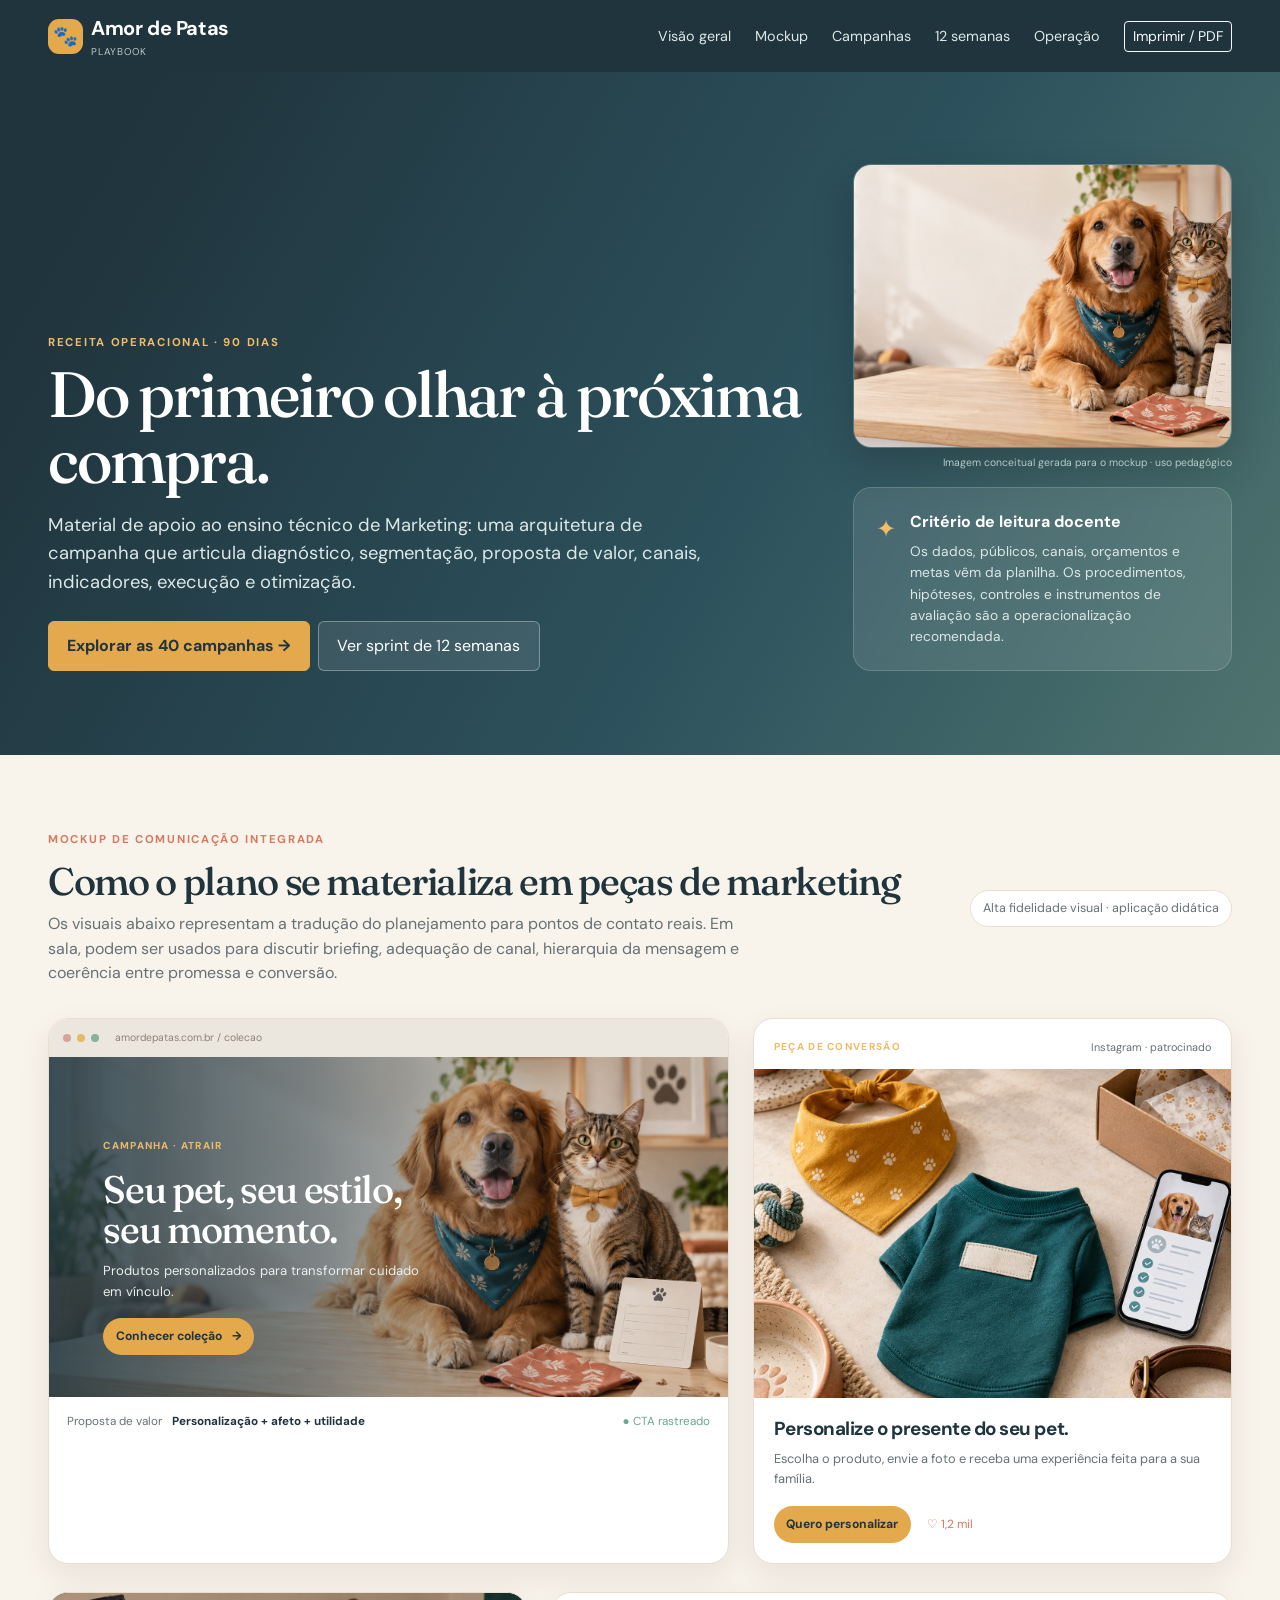
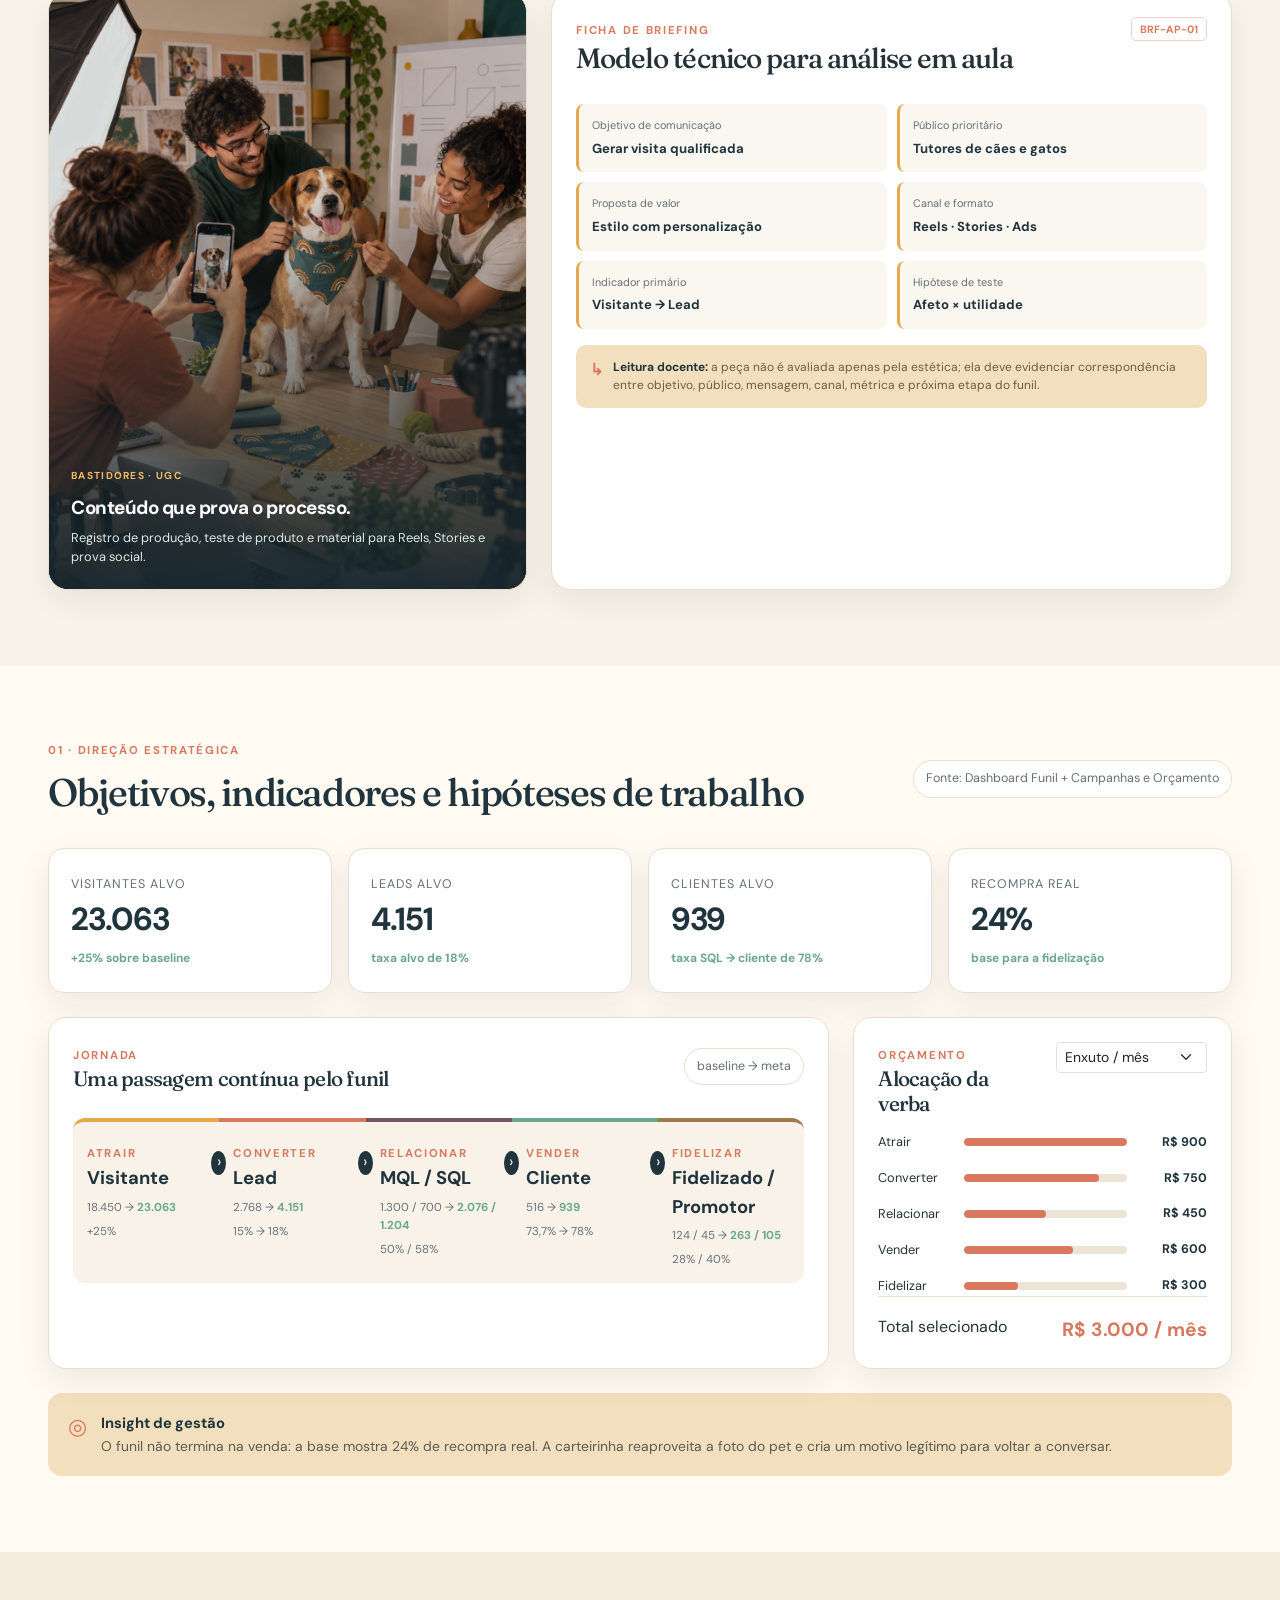
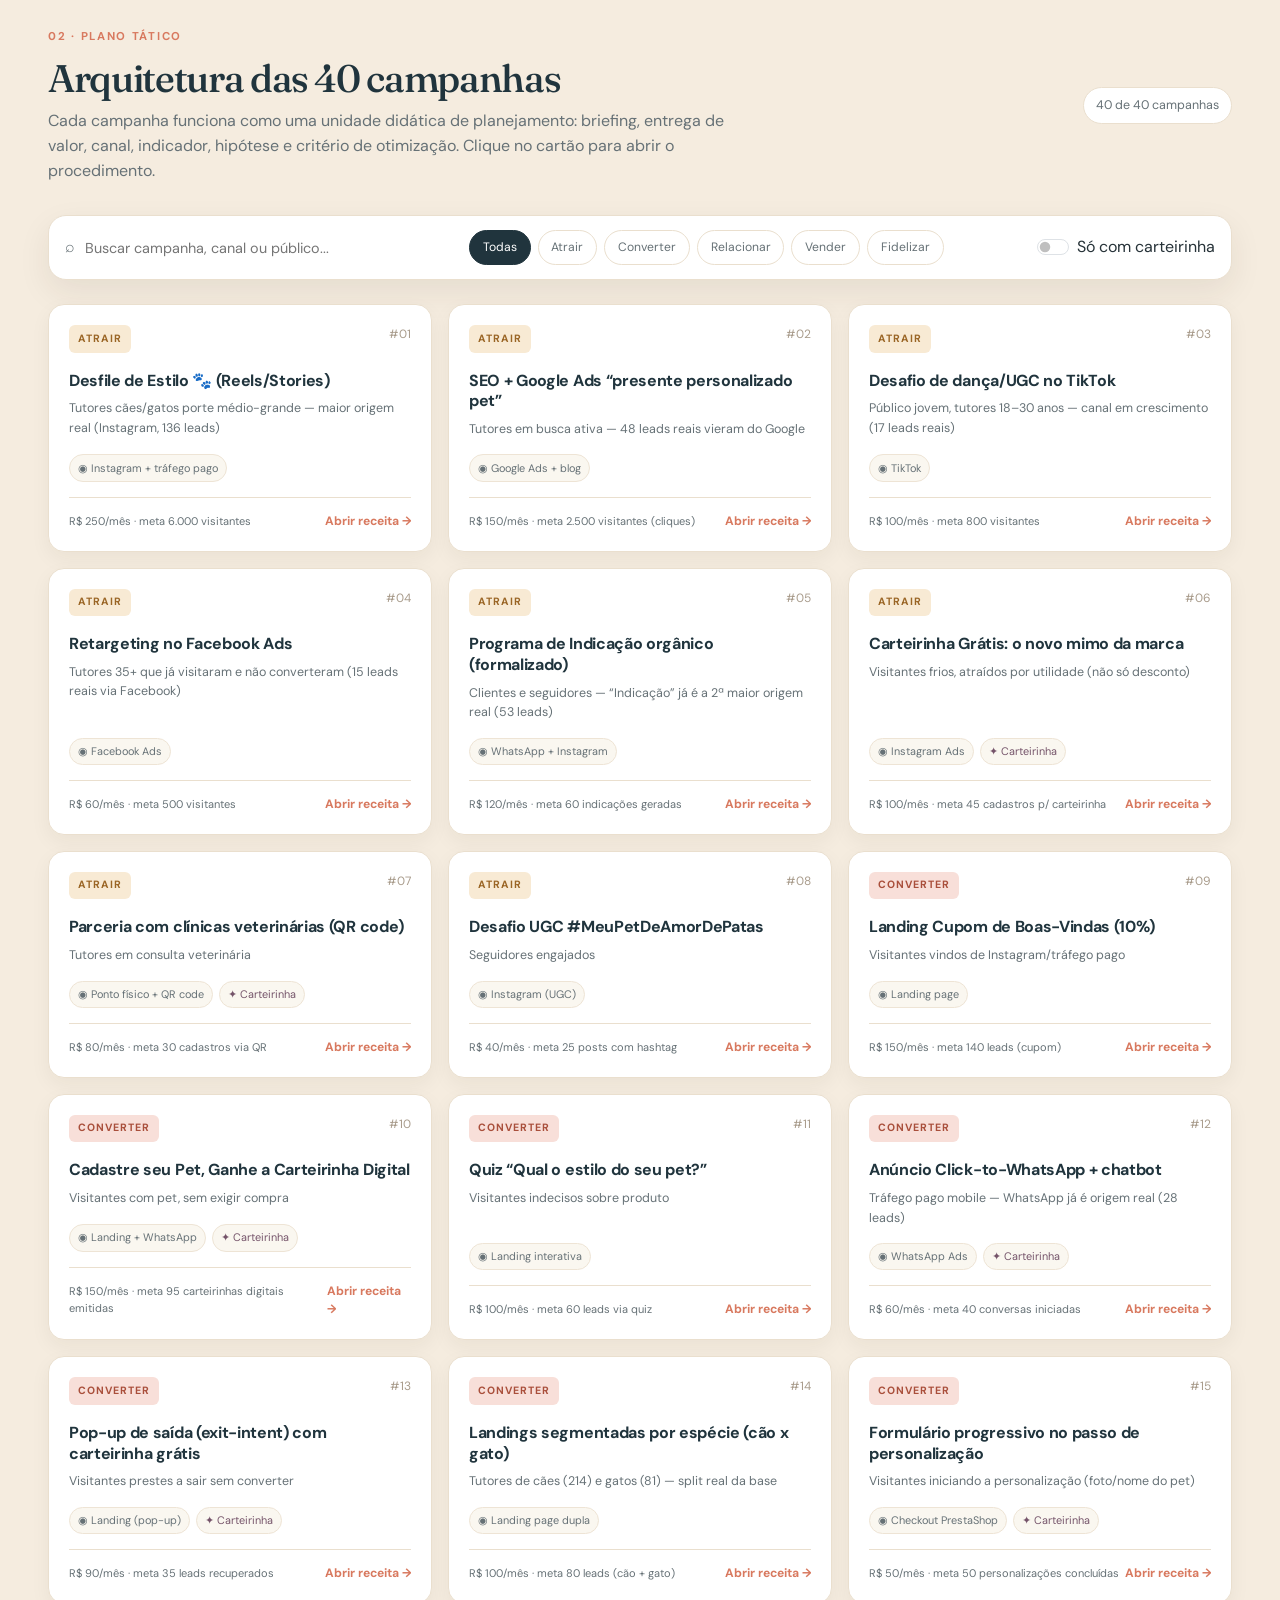
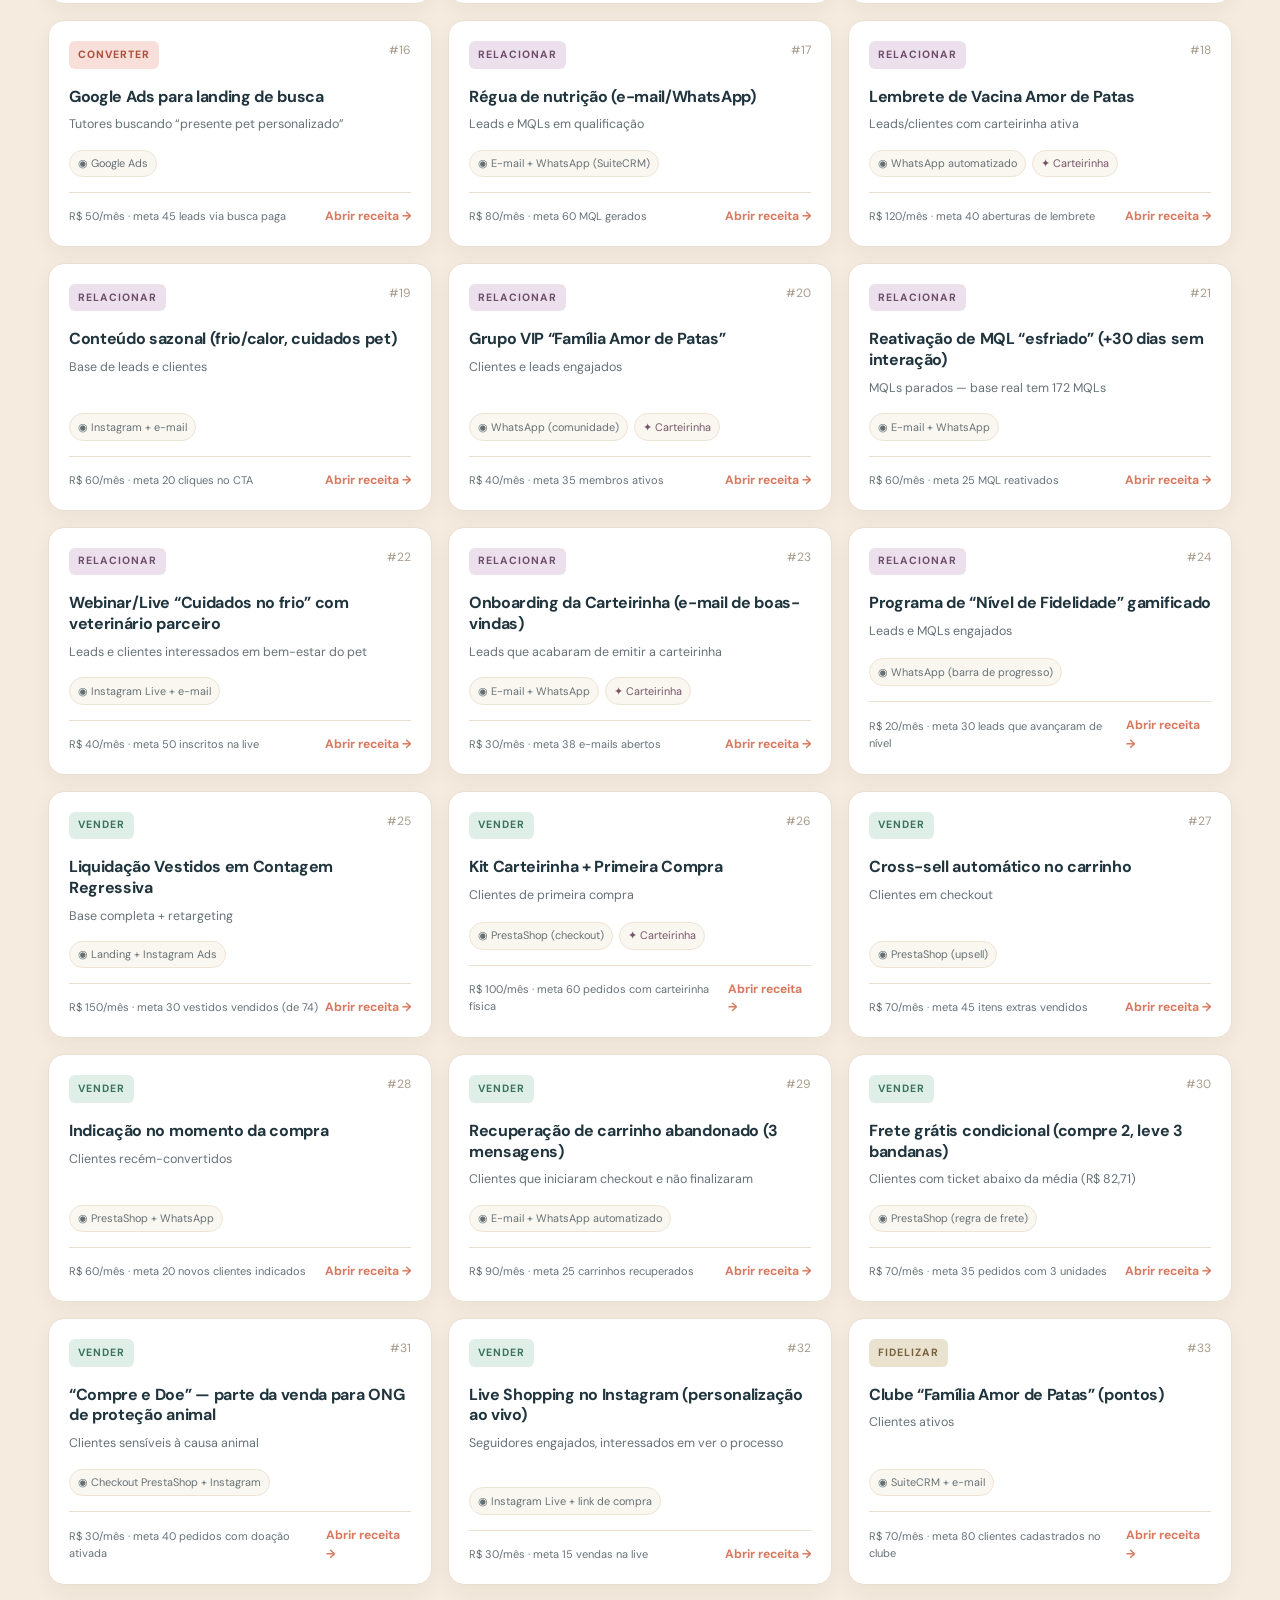
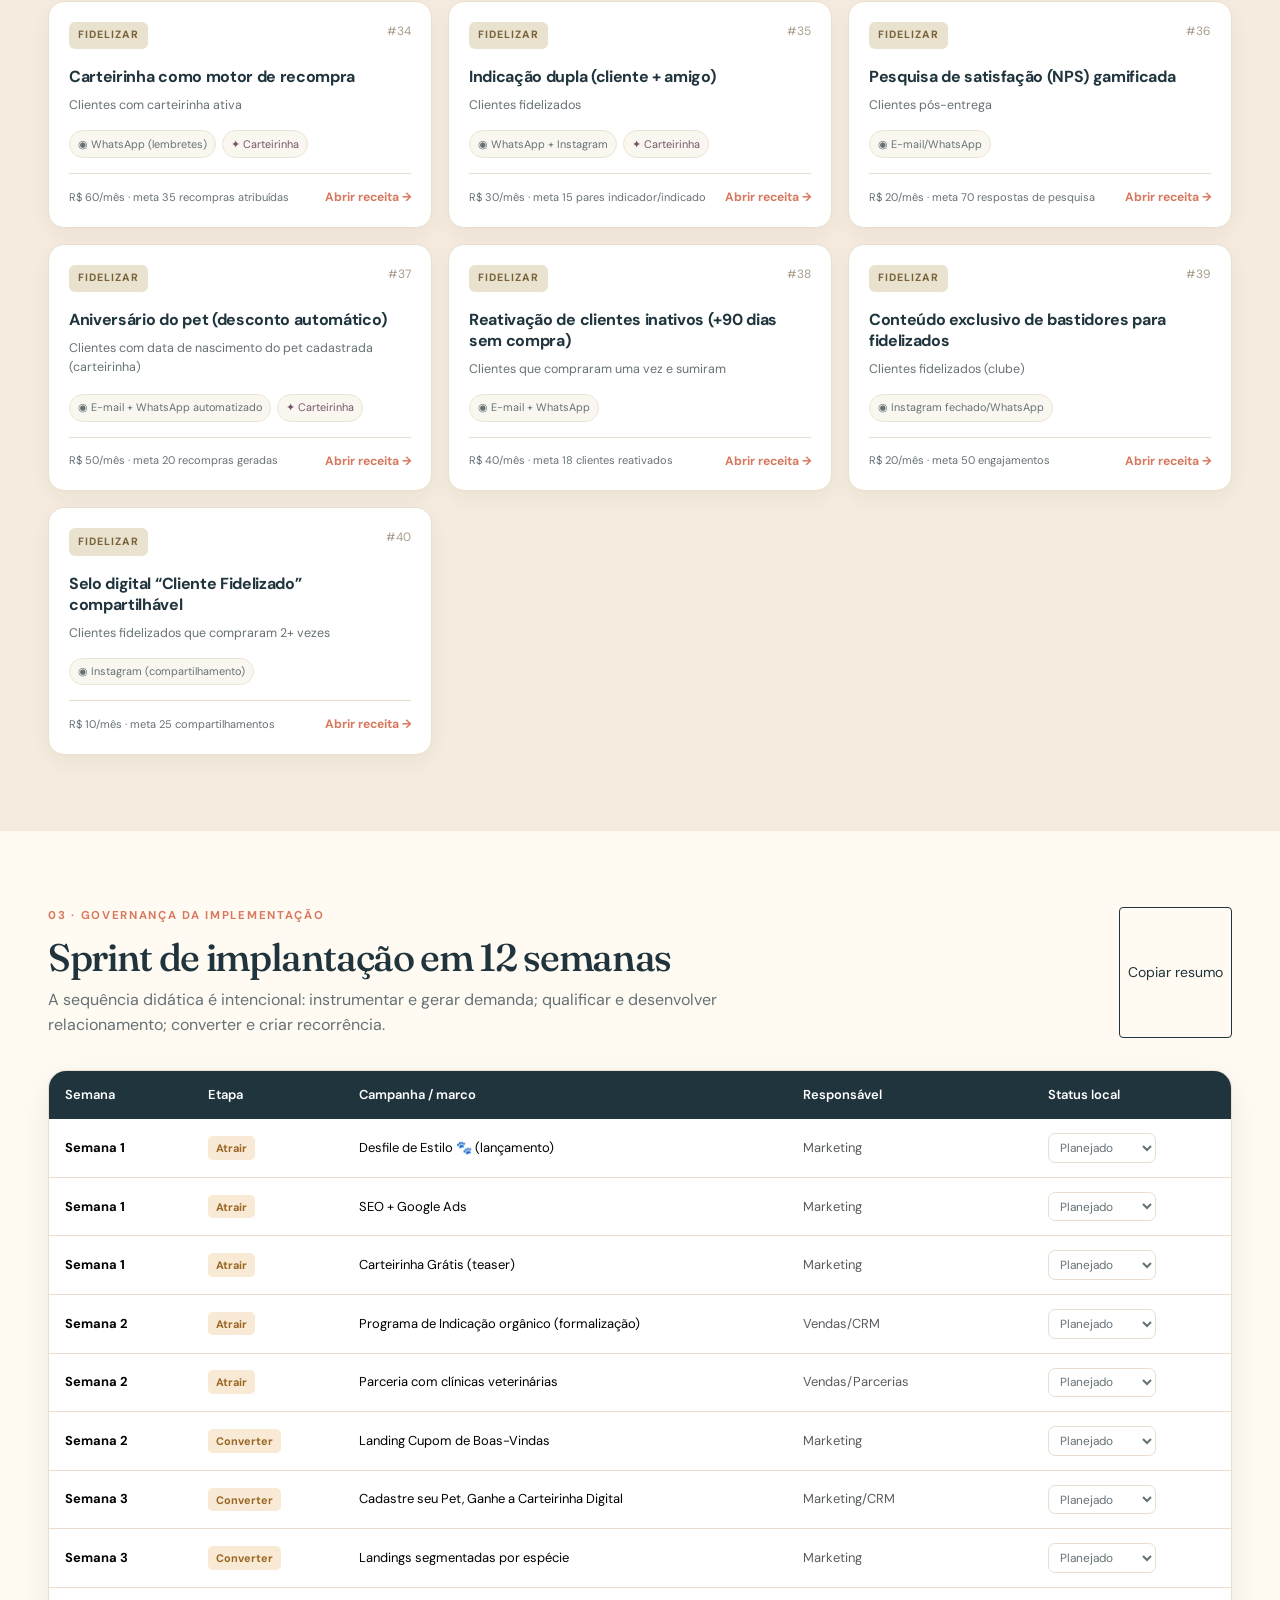
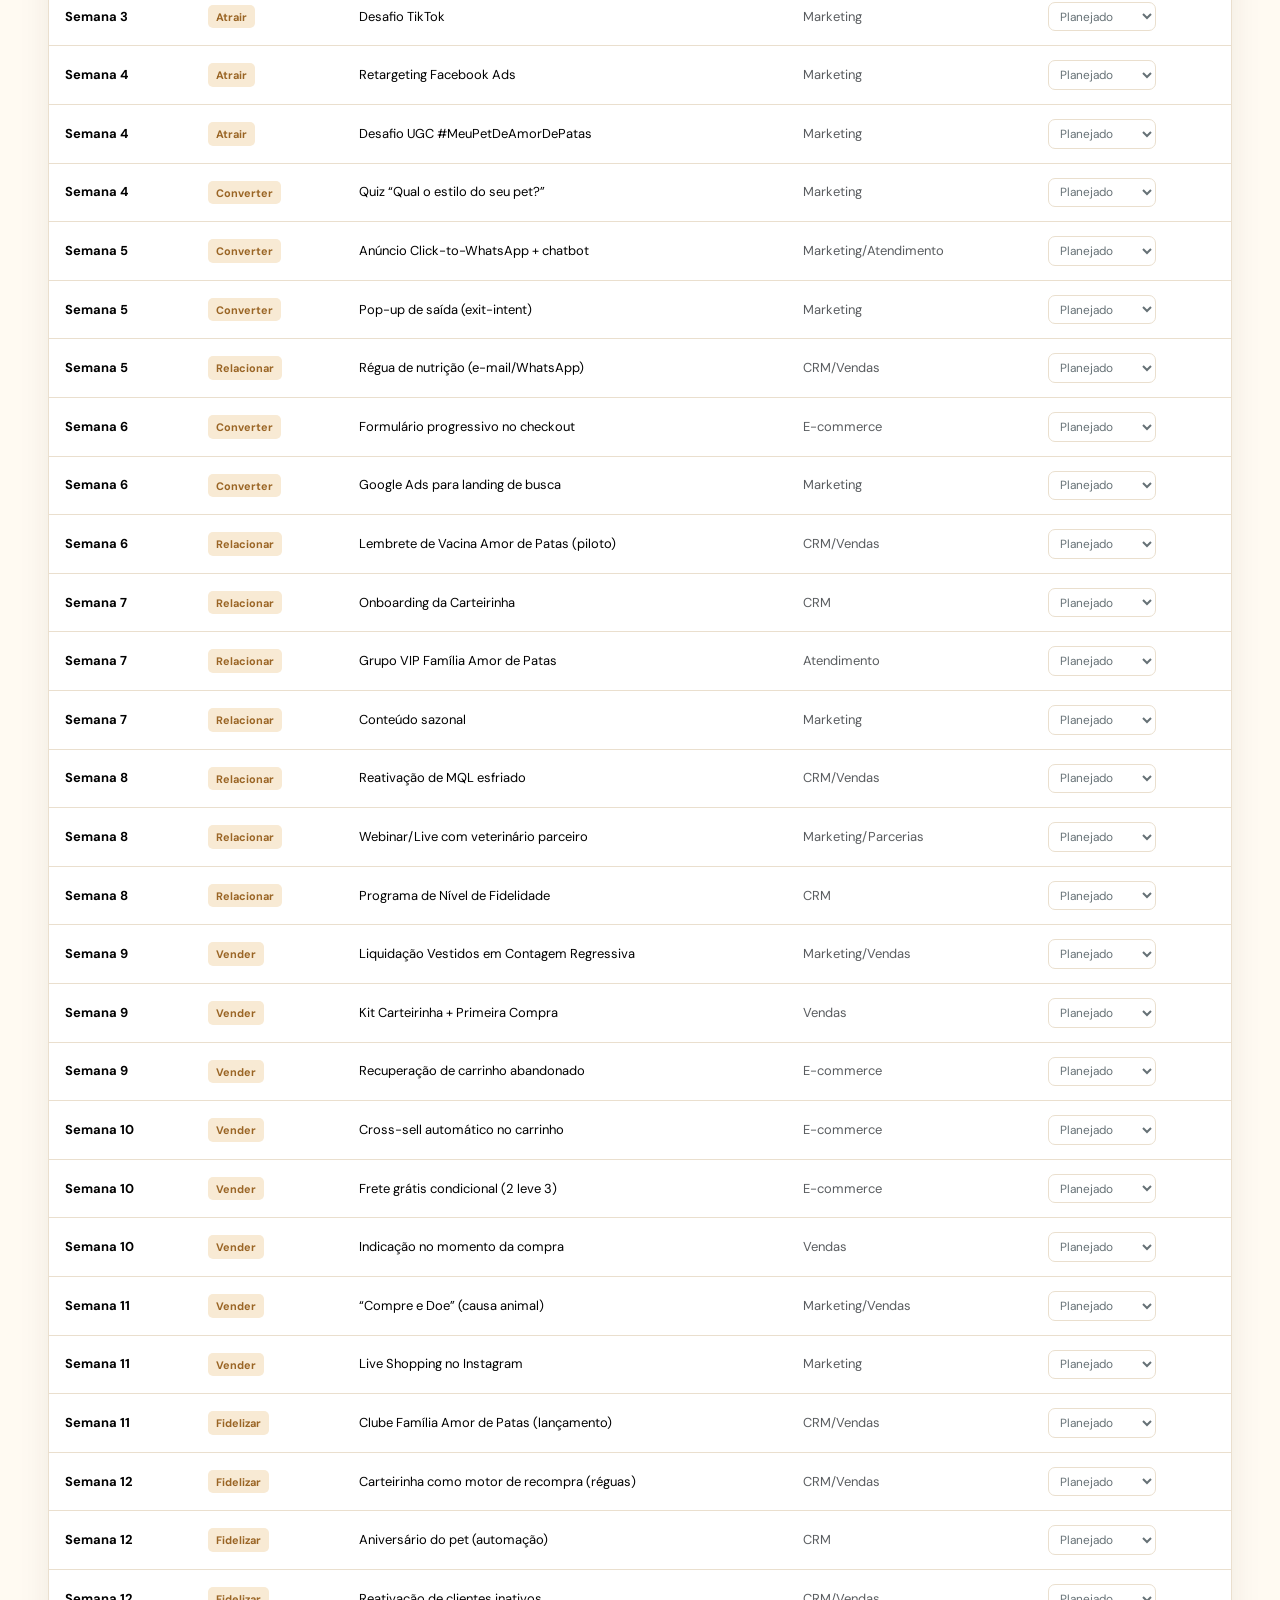
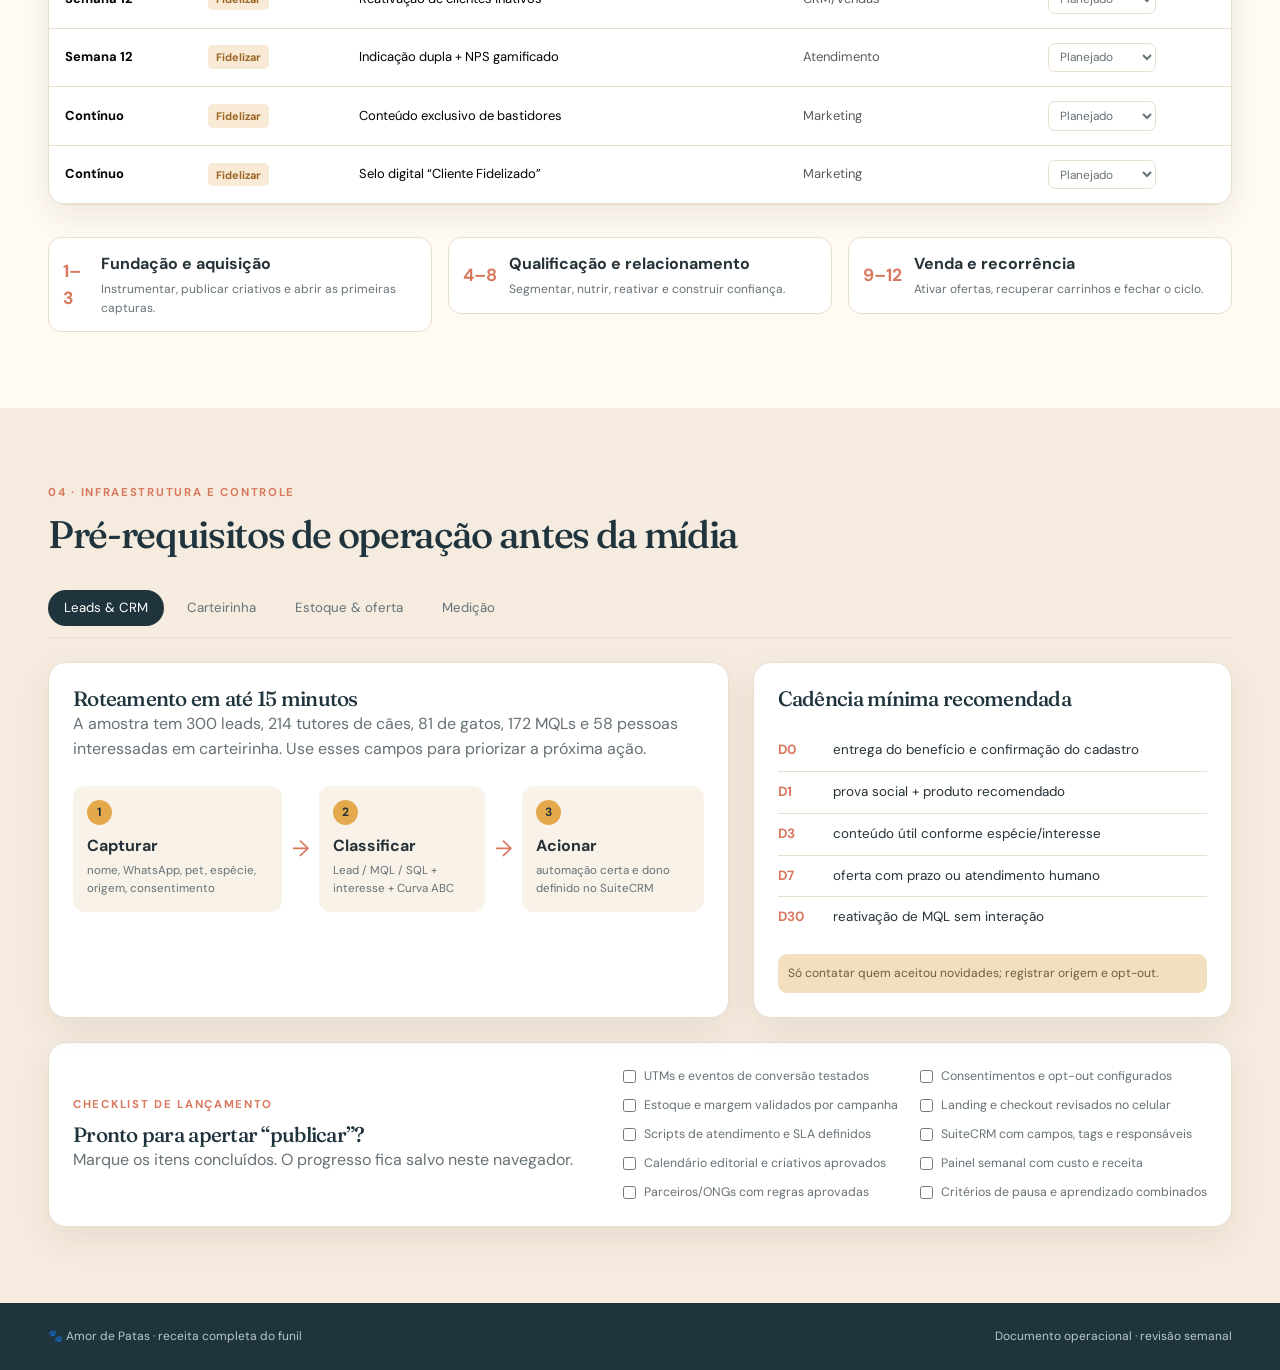
<file: index.html>
<!doctype html>
<html lang="pt-BR">
<head>
  <meta charset="utf-8">
  <meta name="viewport" content="width=device-width, initial-scale=1">
  <meta name="description" content="Playbook operacional do funil de marketing da Amor de Patas.">
  <title>Amor de Patas | Receita do Funil</title>
  <link rel="preconnect" href="https://fonts.googleapis.com">
  <link rel="preconnect" href="https://fonts.gstatic.com" crossorigin>
  <link href="https://fonts.googleapis.com/css2?family=DM+Sans:wght@400;500;600;700&family=Fraunces:opsz,wght@9..144,600;9..144,700&display=swap" rel="stylesheet">
  <link href="https://cdn.jsdelivr.net/npm/bootstrap@5.3.3/dist/css/bootstrap.min.css" rel="stylesheet">
  <link href="style.css" rel="stylesheet">
</head>
<body>
  <nav class="navbar navbar-expand-lg navbar-dark sticky-top app-nav">
    <div class="container-fluid px-lg-5">
      <a class="navbar-brand d-flex align-items-center gap-2" href="#top"><span class="brand-mark">🐾</span><span>Amor de Patas <small>playbook</small></span></a>
      <button class="navbar-toggler" type="button" data-bs-toggle="collapse" data-bs-target="#mainNav" aria-label="Abrir menu"><span class="navbar-toggler-icon"></span></button>
      <div class="collapse navbar-collapse" id="mainNav">
        <ul class="navbar-nav ms-auto align-items-lg-center gap-lg-2">
          <li class="nav-item"><a class="nav-link" href="#visao-geral">Visão geral</a></li>
          <li class="nav-item"><a class="nav-link" href="#mockup">Mockup</a></li>
          <li class="nav-item"><a class="nav-link" href="#campanhas">Campanhas</a></li>
          <li class="nav-item"><a class="nav-link" href="#calendario">12 semanas</a></li>
          <li class="nav-item"><a class="nav-link" href="#operacao">Operação</a></li>
          <li class="nav-item ms-lg-2"><button id="printBtn" class="btn btn-sm btn-outline-light">Imprimir / PDF</button></li>
        </ul>
      </div>
    </div>
  </nav>

  <main id="top">
    <header class="hero-section">
      <div class="container-fluid px-lg-5">
        <div class="row align-items-end g-4">
          <div class="col-xl-8">
            <p class="eyebrow">RECEITA OPERACIONAL · 90 DIAS</p>
            <h1>Do primeiro olhar à próxima compra.</h1>
            <p class="hero-lead">Material de apoio ao ensino técnico de Marketing: uma arquitetura de campanha que articula diagnóstico, segmentação, proposta de valor, canais, indicadores, execução e otimização.</p>
            <div class="d-flex flex-wrap gap-2 mt-4">
              <a class="btn btn-brand" href="#campanhas">Explorar as 40 campanhas <span>→</span></a>
              <a class="btn btn-soft" href="#calendario">Ver sprint de 12 semanas</a>
            </div>
          </div>
          <div class="col-xl-4">
            <figure class="hero-visual mb-3">
              <img src="assets/hero-pet-studio-v2.png" alt="Cão e gato em estúdio com acessórios personalizados e carteirinha de vacinação" loading="eager">
              <figcaption>Imagem conceitual gerada para o mockup · uso pedagógico</figcaption>
            </figure>
            <div class="hero-note">
              <span class="note-icon">✦</span>
              <div><strong>Critério de leitura docente</strong><p>Os dados, públicos, canais, orçamentos e metas vêm da planilha. Os procedimentos, hipóteses, controles e instrumentos de avaliação são a operacionalização recomendada.</p></div>
            </div>
          </div>
        </div>
      </div>
    </header>

    <section id="mockup" class="section-block mockup-section">
      <div class="container-fluid px-lg-5">
        <div class="section-heading"><div><p class="eyebrow">MOCKUP DE COMUNICAÇÃO INTEGRADA</p><h2>Como o plano se materializa em peças de marketing</h2><p class="section-intro">Os visuais abaixo representam a tradução do planejamento para pontos de contato reais. Em sala, podem ser usados para discutir briefing, adequação de canal, hierarquia da mensagem e coerência entre promessa e conversão.</p></div><span class="source-chip">Alta fidelidade visual · aplicação didática</span></div>
        <div class="row g-4 align-items-stretch">
          <div class="col-xl-7"><div class="browser-mockup h-100"><div class="browser-bar"><span></span><span></span><span></span><small>amordepatas.com.br / colecao</small></div><div class="landing-mock"><img src="assets/hero-pet-studio-v2.png" alt="Cena de campanha com cão e gato" loading="lazy"><div class="landing-overlay"><span class="mock-label">CAMPANHA · ATRAIR</span><h3>Seu pet, seu estilo, seu momento.</h3><p>Produtos personalizados para transformar cuidado em vínculo.</p><button class="mock-cta">Conhecer coleção <span>→</span></button></div></div><div class="landing-footer"><span>Proposta de valor</span><b>Personalização + afeto + utilidade</b><span class="mock-status">● CTA rastreado</span></div></div></div>
          <div class="col-xl-5"><div class="ad-mockup h-100"><div class="ad-head"><span class="mock-label">PEÇA DE CONVERSÃO</span><span class="ad-platform">Instagram · patrocinado</span></div><img src="assets/product-flatlay-v2.png" alt="Composição de produtos personalizados e carteirinha" loading="lazy"><div class="ad-copy"><h3>Personalize o presente do seu pet.</h3><p>Escolha o produto, envie a foto e receba uma experiência feita para a sua família.</p><div class="ad-actions"><button class="mock-cta">Quero personalizar</button><span>♡ 1,2 mil</span></div></div></div></div>
        </div>
        <div class="row g-4 mt-1 align-items-stretch"><div class="col-lg-5"><div class="production-mockup h-100"><img src="assets/content-production-v2.png" alt="Equipe produzindo conteúdo para campanha pet" loading="lazy"><div class="production-caption"><span class="mock-label">BASTIDORES · UGC</span><h3>Conteúdo que prova o processo.</h3><p>Registro de produção, teste de produto e material para Reels, Stories e prova social.</p></div></div></div><div class="col-lg-7"><div class="briefing-board h-100"><div class="panel-heading"><div><span class="eyebrow">FICHA DE BRIEFING</span><h3>Modelo técnico para análise em aula</h3></div><span class="board-code">BRF-AP-01</span></div><div class="briefing-grid"><div><small>Objetivo de comunicação</small><strong>Gerar visita qualificada</strong></div><div><small>Público prioritário</small><strong>Tutores de cães e gatos</strong></div><div><small>Proposta de valor</small><strong>Estilo com personalização</strong></div><div><small>Canal e formato</small><strong>Reels · Stories · Ads</strong></div><div><small>Indicador primário</small><strong>Visitante → Lead</strong></div><div><small>Hipótese de teste</small><strong>Afeto × utilidade</strong></div></div><div class="annotation"><span>↳</span><p><b>Leitura docente:</b> a peça não é avaliada apenas pela estética; ela deve evidenciar correspondência entre objetivo, público, mensagem, canal, métrica e próxima etapa do funil.</p></div></div></div></div>
      </div>
    </section>

    <section id="visao-geral" class="section-block">
      <div class="container-fluid px-lg-5">
        <div class="section-heading"><div><p class="eyebrow">01 · DIREÇÃO ESTRATÉGICA</p><h2>Objetivos, indicadores e hipóteses de trabalho</h2></div><span class="source-chip">Fonte: Dashboard Funil + Campanhas e Orçamento</span></div>
        <div id="kpiGrid" class="row g-3 mb-4"></div>
        <div class="row g-4 align-items-stretch">
          <div class="col-lg-8"><div class="panel h-100"><div class="panel-heading"><div><span class="eyebrow">JORNADA</span><h3>Uma passagem contínua pelo funil</h3></div><span class="mini-caption">baseline → meta</span></div><div id="funnelRoadmap" class="funnel-roadmap"></div></div></div>
          <div class="col-lg-4"><div class="panel h-100 budget-panel"><div class="panel-heading"><div><span class="eyebrow">ORÇAMENTO</span><h3>Alocação da verba</h3></div><select id="budgetScenario" class="form-select form-select-sm w-auto"><option value="enxuto">Enxuto / mês</option><option value="escala">Escala / 90 dias</option></select></div><div id="budgetSummary"></div><div class="budget-total"><span>Total selecionado</span><strong id="budgetTotal">—</strong></div></div></div>
        </div>
        <div class="insight-strip mt-4"><span>◎</span><div><strong>Insight de gestão</strong><p class="mb-0">O funil não termina na venda: a base mostra 24% de recompra real. A carteirinha reaproveita a foto do pet e cria um motivo legítimo para voltar a conversar.</p></div></div>
      </div>
    </section>

    <section id="campanhas" class="section-block section-tint">
      <div class="container-fluid px-lg-5">
        <div class="section-heading align-items-end"><div><p class="eyebrow">02 · PLANO TÁTICO</p><h2>Arquitetura das 40 campanhas</h2><p class="section-intro">Cada campanha funciona como uma unidade didática de planejamento: briefing, entrega de valor, canal, indicador, hipótese e critério de otimização. Clique no cartão para abrir o procedimento.</p></div><div class="campaign-count" id="campaignCount">40 campanhas</div></div>
        <div class="toolbar panel mb-4"><div class="search-wrap"><span>⌕</span><input id="campaignSearch" type="search" placeholder="Buscar campanha, canal ou público..." aria-label="Buscar campanha"></div><div id="stageFilters" class="filter-group" role="group" aria-label="Filtrar campanhas"></div><label class="form-check form-switch mb-0 ms-lg-auto"><input id="cardFilter" class="form-check-input" type="checkbox"><span class="form-check-label">Só com carteirinha</span></label></div>
        <div id="campaignGrid" class="row g-3"></div>
        <div id="emptyState" class="empty-state d-none"><div>🐾</div><h3>Nenhuma campanha encontrada</h3><p>Ajuste a busca ou remova o filtro para ver o plano completo.</p></div>
      </div>
    </section>

    <section id="calendario" class="section-block">
      <div class="container-fluid px-lg-5">
        <div class="section-heading"><div><p class="eyebrow">03 · GOVERNANÇA DA IMPLEMENTAÇÃO</p><h2>Sprint de implantação em 12 semanas</h2><p class="section-intro">A sequência didática é intencional: instrumentar e gerar demanda; qualificar e desenvolver relacionamento; converter e criar recorrência.</p></div><button id="copyCalendarBtn" class="btn btn-outline-brand btn-sm">Copiar resumo</button></div>
        <div class="calendar-shell panel"><div class="table-responsive"><table class="table align-middle mb-0"><thead><tr><th>Semana</th><th>Etapa</th><th>Campanha / marco</th><th>Responsável</th><th>Status local</th></tr></thead><tbody id="calendarBody"></tbody></table></div></div>
        <div class="row g-3 mt-3"><div class="col-md-4"><div class="phase-callout"><span>1–3</span><div><strong>Fundação e aquisição</strong><small>Instrumentar, publicar criativos e abrir as primeiras capturas.</small></div></div></div><div class="col-md-4"><div class="phase-callout"><span>4–8</span><div><strong>Qualificação e relacionamento</strong><small>Segmentar, nutrir, reativar e construir confiança.</small></div></div></div><div class="col-md-4"><div class="phase-callout"><span>9–12</span><div><strong>Venda e recorrência</strong><small>Ativar ofertas, recuperar carrinhos e fechar o ciclo.</small></div></div></div></div>
      </div>
    </section>

    <section id="operacao" class="section-block section-tint">
      <div class="container-fluid px-lg-5">
        <div class="section-heading"><div><p class="eyebrow">04 · INFRAESTRUTURA E CONTROLE</p><h2>Pré-requisitos de operação antes da mídia</h2></div></div>
        <ul class="nav nav-pills ops-tabs mb-4" id="opsTabs" role="tablist"><li class="nav-item"><button class="nav-link active" data-bs-toggle="pill" data-bs-target="#tab-leads">Leads & CRM</button></li><li class="nav-item"><button class="nav-link" data-bs-toggle="pill" data-bs-target="#tab-card">Carteirinha</button></li><li class="nav-item"><button class="nav-link" data-bs-toggle="pill" data-bs-target="#tab-stock">Estoque & oferta</button></li><li class="nav-item"><button class="nav-link" data-bs-toggle="pill" data-bs-target="#tab-metrics">Medição</button></li></ul>
        <div class="tab-content">
          <div class="tab-pane fade show active" id="tab-leads"><div class="row g-4"><div class="col-lg-7"><div class="panel h-100"><h3>Roteamento em até 15 minutos</h3><p class="muted">A amostra tem 300 leads, 214 tutores de cães, 81 de gatos, 172 MQLs e 58 pessoas interessadas em carteirinha. Use esses campos para priorizar a próxima ação.</p><div class="lead-flow"><div><b>1</b><strong>Capturar</strong><small>nome, WhatsApp, pet, espécie, origem, consentimento</small></div><i>→</i><div><b>2</b><strong>Classificar</strong><small>Lead / MQL / SQL + interesse + Curva ABC</small></div><i>→</i><div><b>3</b><strong>Acionar</strong><small>automação certa e dono definido no SuiteCRM</small></div></div></div></div><div class="col-lg-5"><div class="panel h-100"><h3>Cadência mínima recomendada</h3><ul class="clean-list"><li><span>D0</span>entrega do benefício e confirmação do cadastro</li><li><span>D1</span>prova social + produto recomendado</li><li><span>D3</span>conteúdo útil conforme espécie/interesse</li><li><span>D7</span>oferta com prazo ou atendimento humano</li><li><span>D30</span>reativação de MQL sem interação</li></ul><div class="small-callout">Só contatar quem aceitou novidades; registrar origem e opt-out.</div></div></div></div></div>
          <div class="tab-pane fade" id="tab-card"><div class="row g-4"><div class="col-lg-8"><div class="panel"><h3>A carteirinha como produto de relacionamento</h3><p class="muted">Fluxo recomendado: captar a foto já solicitada na personalização → emitir versão digital → oferecer versão física → registrar datas de vacina e aniversário → enviar lembretes → atribuir recompra.</p><div class="card-metrics"><div><strong>173</strong><small>fotos recebidas</small></div><div><strong>150</strong><small>digitais emitidas</small></div><div><strong>67</strong><small>físicas emitidas</small></div><div><strong>20</strong><small>recompras em 90 dias</small></div></div></div></div><div class="col-lg-4"><div class="panel"><h3>Régua do lembrete</h3><ol class="clean-list numbered"><li>7 dias antes: aviso + utilidade</li><li>no dia: CTA para atualizar / comprar</li><li>2 dias depois: prova social ou ajuda</li><li>atribuir receita pelo cupom/UTM</li></ol></div></div></div></div>
          <div class="tab-pane fade" id="tab-stock"><div class="panel"><h3>Curva ABC orientando a comunicação</h3><div class="table-responsive"><table class="table compact-table"><thead><tr><th>Produto</th><th>Prioridade</th><th>Estoque</th><th>Decisão operacional</th></tr></thead><tbody><tr><td>Moletom</td><td><span class="priority a">A</span></td><td>12 · risco M/G</td><td>Repor antes de escalar mídia; anunciar somente tamanhos disponíveis.</td></tr><tr><td>Camiseta</td><td><span class="priority a">A</span></td><td>80 · disponível</td><td>Produto-herói: manter destaque e usar como entrada.</td></tr><tr><td>Vestido</td><td><span class="priority b">B</span></td><td>74 · excesso</td><td>Liquidar com contagem regressiva e controle de margem.</td></tr><tr><td>Bandana</td><td><span class="priority b">B</span></td><td>50 · disponível</td><td>Cross-sell com camiseta/moletom; testar kit de 3.</td></tr><tr><td>Boné</td><td><span class="priority c">C</span></td><td>10 · reposição</td><td>Não comprar mídia dedicada; vender por demanda.</td></tr></tbody></table></div></div></div>
          <div class="tab-pane fade" id="tab-metrics"><div class="row g-4"><div class="col-lg-7"><div class="panel"><h3>Painel semanal de decisão</h3><div class="metric-grid"><div><b>Aquisição</b><small>visitas, CTR, CPC, CPM, alcance</small></div><div><b>Captura</b><small>taxa visitante → lead, CPL, opt-in</small></div><div><b>Qualificação</b><small>MQL, SQL, tempo de resposta</small></div><div><b>Receita</b><small>pedidos, ticket, CAC, ROAS, recompra</small></div></div></div></div><div class="col-lg-5"><div class="panel"><h3>Ritual de otimização</h3><ol class="clean-list numbered"><li>segunda: conferir tracking e estoque</li><li>quarta: revisar criativos e conversão</li><li>sexta: realocar verba por custo/resultado</li><li>fim do mês: registrar aprendizados e decisão</li></ol></div></div></div></div>
        </div>
        <div class="panel checklist-panel mt-4"><div><p class="eyebrow">CHECKLIST DE LANÇAMENTO</p><h3>Pronto para apertar “publicar”?</h3><p class="muted mb-0">Marque os itens concluídos. O progresso fica salvo neste navegador.</p></div><div id="launchChecklist" class="checklist-grid"></div></div>
      </div>
    </section>
  </main>

  <footer class="app-footer"><div class="container-fluid px-lg-5 d-flex flex-wrap justify-content-between gap-3"><span>🐾 Amor de Patas · receita completa do funil</span><span>Documento operacional · revisão semanal</span></div></footer>

  <div class="modal fade" id="campaignModal" tabindex="-1" aria-hidden="true"><div class="modal-dialog modal-dialog-centered modal-xl modal-dialog-scrollable"><div class="modal-content"><div class="modal-header"><div><p id="modalEyebrow" class="eyebrow mb-1"></p><h2 id="modalTitle" class="modal-title"></h2></div><button type="button" class="btn-close" data-bs-dismiss="modal" aria-label="Fechar"></button></div><div class="modal-body"><div id="modalMeta" class="modal-meta mb-4"></div><div class="row g-4"><div class="col-lg-8"><div class="recipe-label">PROCEDIMENTO OPERACIONAL PADRÃO (POP)</div><div id="modalSteps" class="recipe-steps"></div><div class="recipe-label mockup-title-label">MOCKUP APLICADO · EXEMPLO PRONTO PARA ADAPTAÇÃO</div><div id="modalMockup"></div></div><div class="col-lg-4"><div id="modalSidebar"></div></div></div></div></div></div></div>

  <script src="https://cdn.jsdelivr.net/npm/bootstrap@5.3.3/dist/js/bootstrap.bundle.min.js"></script>
  <script src="script.js"></script>
</body>
</html>
</file>
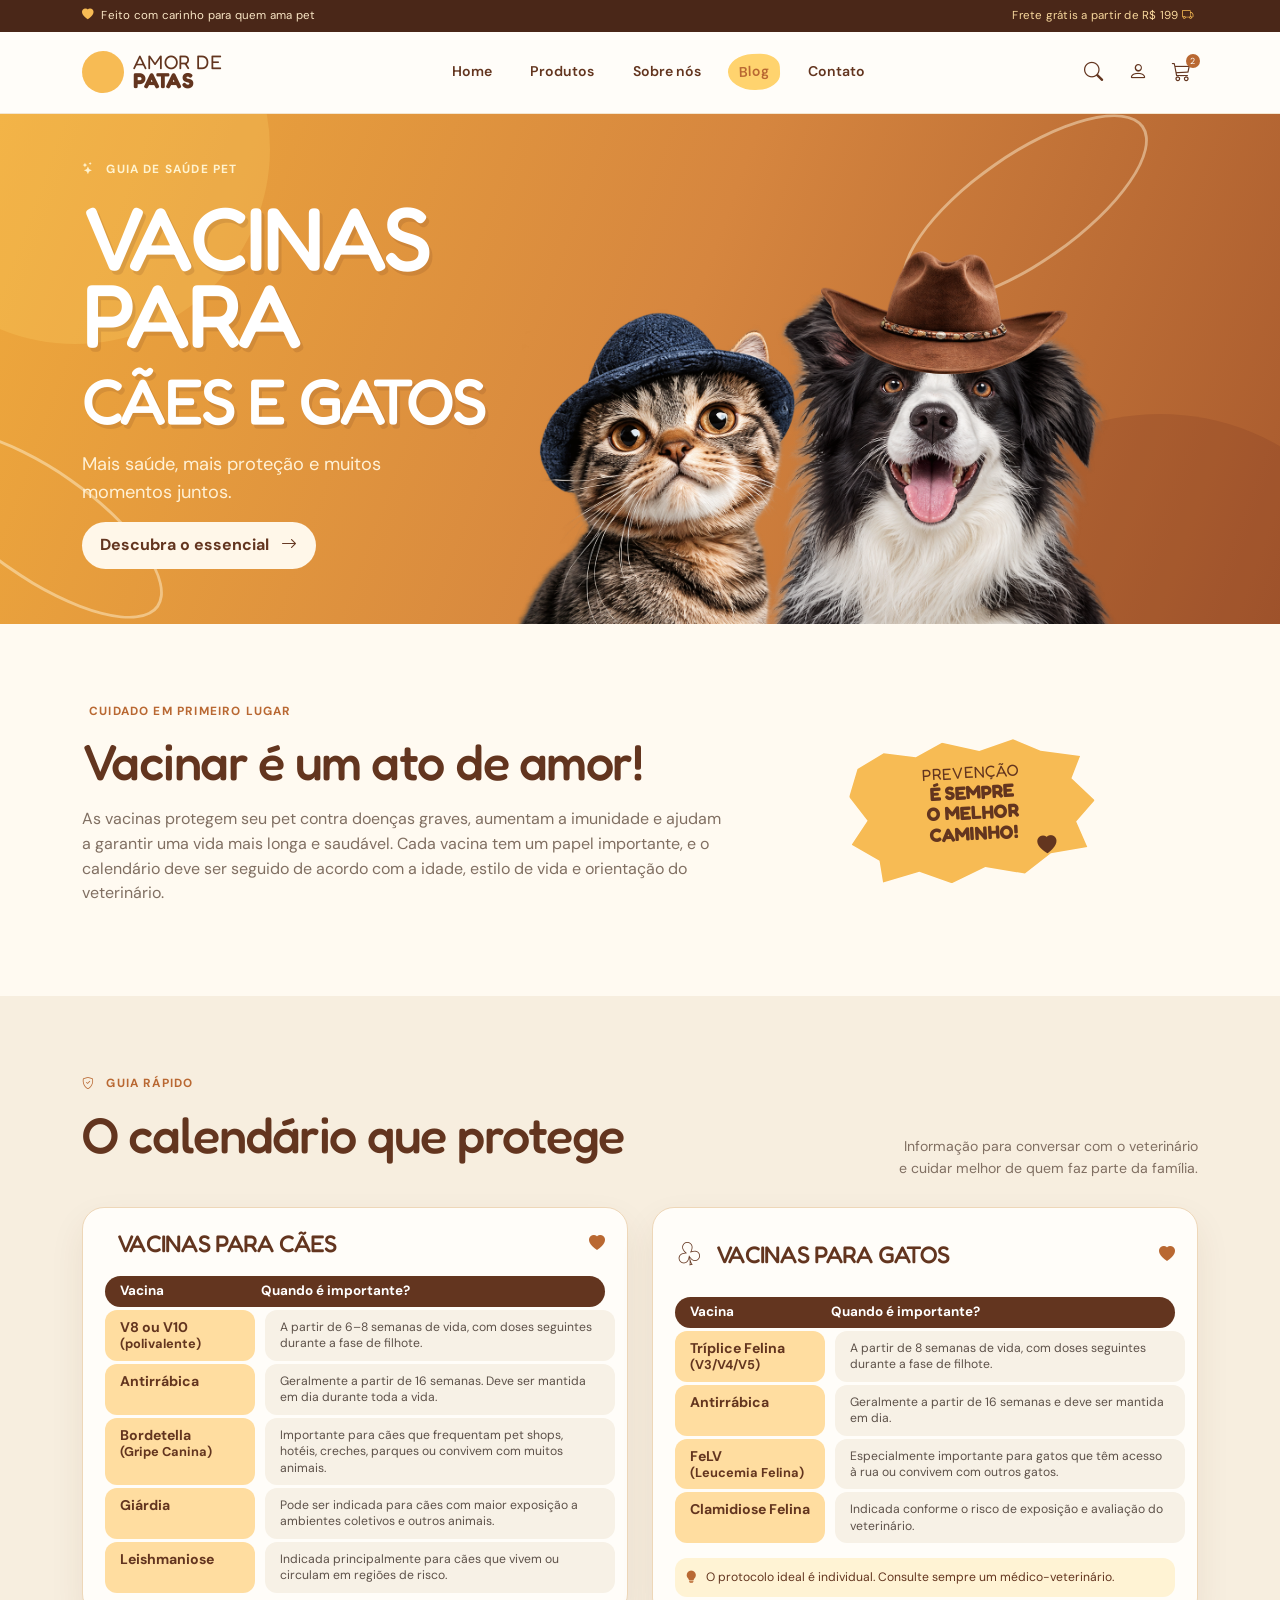
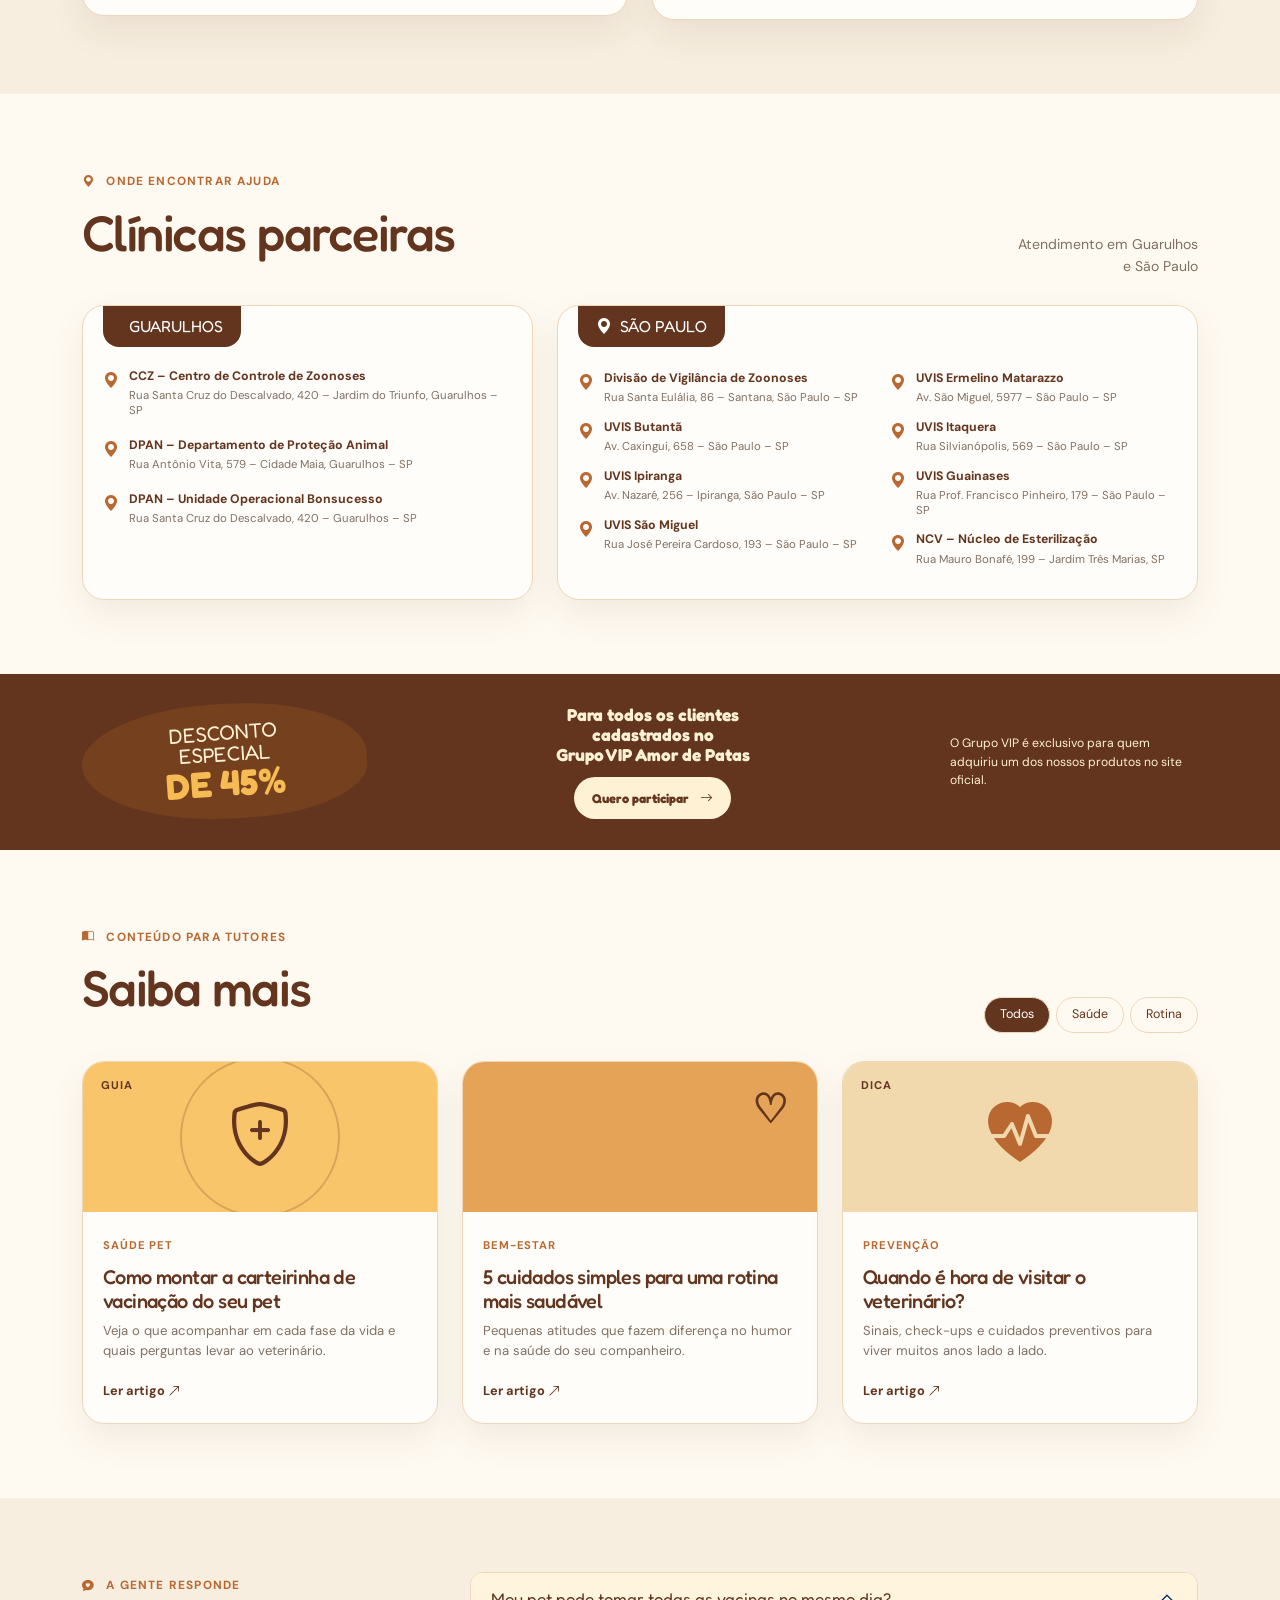
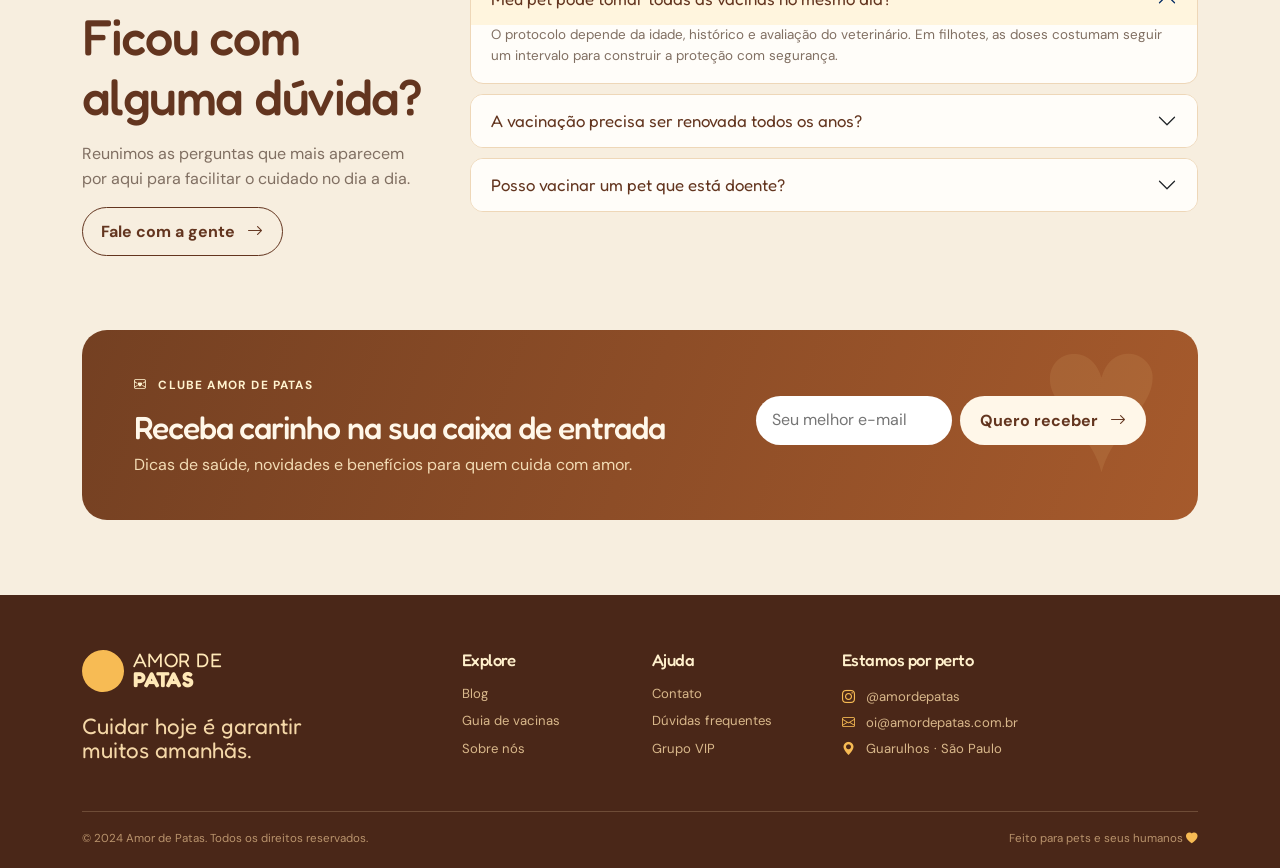
<file: site/index.html>
<!doctype html>
<html lang="pt-BR">
<head>
  <meta charset="utf-8"><meta name="viewport" content="width=device-width, initial-scale=1">
  <meta name="description" content="Conteúdo para cuidar melhor do seu pet: vacinação, saúde e vida com mais carinho.">
  <title>Amor de Patas — Cuidar é um ato de amor</title>
  <link rel="preconnect" href="https://fonts.googleapis.com"><link rel="preconnect" href="https://fonts.gstatic.com" crossorigin>
  <link href="https://fonts.googleapis.com/css2?family=DM+Sans:wght@400;500;600;700&family=Fredoka:wght@500;600;700&display=swap" rel="stylesheet">
  <link href="https://cdn.jsdelivr.net/npm/bootstrap@5.3.3/dist/css/bootstrap.min.css" rel="stylesheet"><link href="https://cdn.jsdelivr.net/npm/bootstrap-icons@1.11.3/font/bootstrap-icons.min.css" rel="stylesheet"><link rel="stylesheet" href="style.css">
</head>
<body>
<div class="topline"><div class="container d-flex justify-content-between"><span><i class="bi bi-heart-fill"></i> Feito com carinho para quem ama pet</span><span class="topline-right">Frete grátis a partir de R$ 199 <i class="bi bi-truck"></i></span></div></div>
<nav class="navbar navbar-expand-lg site-nav" aria-label="Navegação principal"><div class="container"><a class="navbar-brand" href="#inicio"><span class="brand-paw"><i class="bi bi-paw-fill"></i></span><span>AMOR DE<br><b>PATAS</b></span></a><button class="navbar-toggler" type="button" data-bs-toggle="collapse" data-bs-target="#mainNav" aria-label="Abrir menu"><i class="bi bi-list"></i></button><div class="collapse navbar-collapse" id="mainNav"><ul class="navbar-nav mx-auto gap-lg-3"><li><a class="nav-link" href="#inicio">Home</a></li><li><a class="nav-link" href="#artigos">Produtos</a></li><li><a class="nav-link" href="#sobre">Sobre nós</a></li><li><a class="nav-link active" href="#artigos">Blog</a></li><li><a class="nav-link" href="#contato">Contato</a></li></ul><div class="nav-actions"><button class="icon-btn" aria-label="Buscar" data-bs-toggle="modal" data-bs-target="#searchModal"><i class="bi bi-search"></i></button><a class="icon-btn" href="#contato" aria-label="Minha conta"><i class="bi bi-person"></i></a><a class="icon-btn" href="#contato" aria-label="Carrinho"><i class="bi bi-cart3"></i><span class="cart-dot">2</span></a></div></div></div></nav>
<main id="inicio">
<section class="hero"><div class="hero-shape shape-one"></div><div class="hero-shape shape-two"></div><div class="hero-line line-one"></div><div class="hero-line line-two"></div><div class="container hero-inner"><div class="hero-copy"><span class="eyebrow light"><i class="bi bi-stars"></i> Guia de saúde pet</span><h1>Vacinas para<br><em>cães e gatos</em></h1><p>Mais saúde, mais proteção e muitos momentos juntos.</p><a class="btn btn-light-cream" href="#vacinas">Descubra o essencial <i class="bi bi-arrow-right"></i></a></div><div class="hero-pets" aria-label="Gato com boné e cachorro com chapéu"><div class="pet-cutout cat"></div><div class="pet-cutout dog"></div><span class="hero-paw paw-a"><i class="bi bi-paw-fill"></i></span><span class="hero-paw paw-b"><i class="bi bi-paw-fill"></i></span></div></div></section>
<section class="intro-section section-pad" id="sobre"><div class="container"><div class="row align-items-center g-4"><div class="col-lg-7"><span class="section-kicker"><i class="bi bi-paw-fill"></i> Cuidado em primeiro lugar</span><h2>Vacinar é um ato de amor!</h2><p class="lead-copy">As vacinas protegem seu pet contra doenças graves, aumentam a imunidade e ajudam a garantir uma vida mais longa e saudável. Cada vacina tem um papel importante, e o calendário deve ser seguido de acordo com a idade, estilo de vida e orientação do veterinário.</p></div><div class="col-lg-5"><div class="brush-note"><span>PREVENÇÃO<br><b>É SEMPRE<br>O MELHOR<br>CAMINHO!</b></span><i class="bi bi-heart-fill"></i></div></div></div></div></section>
<section class="section-pad soft-bg" id="vacinas"><div class="container"><div class="section-title-row"><div><span class="section-kicker"><i class="bi bi-shield-check"></i> Guia rápido</span><h2>O calendário que protege</h2></div><p>Informação para conversar com o veterinário<br>e cuidar melhor de quem faz parte da família.</p></div><div class="row g-4"><div class="col-lg-6"><div class="vaccine-card"><div class="card-title"><span class="paw-icon"><i class="bi bi-paw-fill"></i></span><h3>Vacinas para cães</h3><i class="bi bi-heart-fill title-heart"></i></div><div class="vaccine-head"><span>Vacina</span><span>Quando é importante?</span></div><div class="vaccine-row"><b>V8 ou V10<br><small>(polivalente)</small></b><span>A partir de 6–8 semanas de vida, com doses seguintes durante a fase de filhote.</span></div><div class="vaccine-row"><b>Antirrábica</b><span>Geralmente a partir de 16 semanas. Deve ser mantida em dia durante toda a vida.</span></div><div class="vaccine-row"><b>Bordetella<br><small>(Gripe Canina)</small></b><span>Importante para cães que frequentam pet shops, hotéis, creches, parques ou convivem com muitos animais.</span></div><div class="vaccine-row"><b>Giárdia</b><span>Pode ser indicada para cães com maior exposição a ambientes coletivos e outros animais.</span></div><div class="vaccine-row"><b>Leishmaniose</b><span>Indicada principalmente para cães que vivem ou circulam em regiões de risco.</span></div></div></div><div class="col-lg-6"><div class="vaccine-card"><div class="card-title"><span class="cat-icon">♧</span><h3>Vacinas para gatos</h3><i class="bi bi-heart-fill title-heart"></i></div><div class="vaccine-head"><span>Vacina</span><span>Quando é importante?</span></div><div class="vaccine-row"><b>Tríplice Felina<br><small>(V3/V4/V5)</small></b><span>A partir de 8 semanas de vida, com doses seguintes durante a fase de filhote.</span></div><div class="vaccine-row"><b>Antirrábica</b><span>Geralmente a partir de 16 semanas e deve ser mantida em dia.</span></div><div class="vaccine-row"><b>FeLV<br><small>(Leucemia Felina)</small></b><span>Especialmente importante para gatos que têm acesso à rua ou convivem com outros gatos.</span></div><div class="vaccine-row"><b>Clamidiose Felina</b><span>Indicada conforme o risco de exposição e avaliação do veterinário.</span></div><div class="vaccine-tip"><i class="bi bi-lightbulb-fill"></i> O protocolo ideal é individual. Consulte sempre um médico-veterinário.</div></div></div></div></div></section>
<section class="section-pad clinics-section"><div class="container"><div class="section-title-row"><div><span class="section-kicker"><i class="bi bi-geo-alt-fill"></i> Onde encontrar ajuda</span><h2>Clínicas parceiras</h2></div><p>Atendimento em Guarulhos<br>e São Paulo</p></div><div class="row g-4"><div class="col-lg-5"><div class="clinic-panel"><div class="clinic-label"><i class="bi bi-paw-fill"></i> Guarulhos</div><div class="clinic-list"><p><i class="bi bi-geo-alt-fill"></i><span><b>CCZ – Centro de Controle de Zoonoses</b><small>Rua Santa Cruz do Descalvado, 420 – Jardim do Triunfo, Guarulhos – SP</small></span></p><p><i class="bi bi-geo-alt-fill"></i><span><b>DPAN – Departamento de Proteção Animal</b><small>Rua Antônio Vita, 579 – Cidade Maia, Guarulhos – SP</small></span></p><p><i class="bi bi-geo-alt-fill"></i><span><b>DPAN – Unidade Operacional Bonsucesso</b><small>Rua Santa Cruz do Descalvado, 420 – Guarulhos – SP</small></span></p></div><i class="bi bi-paw-fill panel-paw"></i></div></div><div class="col-lg-7"><div class="clinic-panel"><div class="clinic-label"><i class="bi bi-geo-alt-fill"></i> São Paulo</div><div class="row clinic-grid"><div class="col-sm-6"><p><i class="bi bi-geo-alt-fill"></i><span><b>Divisão de Vigilância de Zoonoses</b><small>Rua Santa Eulália, 86 – Santana, São Paulo – SP</small></span></p><p><i class="bi bi-geo-alt-fill"></i><span><b>UVIS Butantã</b><small>Av. Caxingui, 658 – São Paulo – SP</small></span></p><p><i class="bi bi-geo-alt-fill"></i><span><b>UVIS Ipiranga</b><small>Av. Nazaré, 256 – Ipiranga, São Paulo – SP</small></span></p><p><i class="bi bi-geo-alt-fill"></i><span><b>UVIS São Miguel</b><small>Rua José Pereira Cardoso, 193 – São Paulo – SP</small></span></p></div><div class="col-sm-6"><p><i class="bi bi-geo-alt-fill"></i><span><b>UVIS Ermelino Matarazzo</b><small>Av. São Miguel, 5977 – São Paulo – SP</small></span></p><p><i class="bi bi-geo-alt-fill"></i><span><b>UVIS Itaquera</b><small>Rua Silvianópolis, 569 – São Paulo – SP</small></span></p><p><i class="bi bi-geo-alt-fill"></i><span><b>UVIS Guainases</b><small>Rua Prof. Francisco Pinheiro, 179 – São Paulo – SP</small></span></p><p><i class="bi bi-geo-alt-fill"></i><span><b>NCV – Núcleo de Esterilização</b><small>Rua Mauro Bonafé, 199 – Jardim Três Marias, SP</small></span></p></div></div></div></div></div></div></section>
<section class="offer-strip"><div class="container"><div class="offer-burst"><span>DESCONTO<br>ESPECIAL<br><b>DE 45%</b></span><i class="bi bi-paw-fill"></i></div><div class="offer-copy"><b>Para todos os clientes<br>cadastrados no<br>Grupo VIP Amor de Patas</b><a href="#contato" class="btn btn-brown">Quero participar <i class="bi bi-arrow-right"></i></a></div><div class="offer-side"><i class="bi bi-crown-fill"></i><span>O Grupo VIP é exclusivo para quem adquiriu um dos nossos produtos no site oficial.</span></div></div></section>
<section class="section-pad blog-section" id="artigos"><div class="container"><div class="section-title-row"><div><span class="section-kicker"><i class="bi bi-book-half"></i> Conteúdo para tutores</span><h2>Saiba mais</h2></div><div class="filter-tabs" role="group" aria-label="Filtrar artigos"><button class="filter-btn active" data-filter="all">Todos</button><button class="filter-btn" data-filter="saude">Saúde</button><button class="filter-btn" data-filter="rotina">Rotina</button></div></div><div class="row g-4" id="postGrid"><div class="col-md-6 col-lg-4 post-item" data-category="saude"><article class="post-card"><div class="post-art art-vaccine"><i class="bi bi-shield-plus"></i><span>GUIA</span></div><div class="post-body"><span class="post-tag">Saúde pet</span><h3>Como montar a carteirinha de vacinação do seu pet</h3><p>Veja o que acompanhar em cada fase da vida e quais perguntas levar ao veterinário.</p><a href="#" class="read-more">Ler artigo <i class="bi bi-arrow-up-right"></i></a></div></article></div><div class="col-md-6 col-lg-4 post-item" data-category="rotina"><article class="post-card"><div class="post-art art-pet"><span>♡</span><i class="bi bi-paw-fill"></i></div><div class="post-body"><span class="post-tag">Bem-estar</span><h3>5 cuidados simples para uma rotina mais saudável</h3><p>Pequenas atitudes que fazem diferença no humor e na saúde do seu companheiro.</p><a href="#" class="read-more">Ler artigo <i class="bi bi-arrow-up-right"></i></a></div></article></div><div class="col-md-6 col-lg-4 post-item" data-category="saude"><article class="post-card"><div class="post-art art-vet"><i class="bi bi-heart-pulse-fill"></i><span>DICA</span></div><div class="post-body"><span class="post-tag">Prevenção</span><h3>Quando é hora de visitar o veterinário?</h3><p>Sinais, check-ups e cuidados preventivos para viver muitos anos lado a lado.</p><a href="#" class="read-more">Ler artigo <i class="bi bi-arrow-up-right"></i></a></div></article></div></div></div></section>
<section class="faq-section section-pad" id="faq"><div class="container"><div class="row g-5 align-items-start"><div class="col-lg-4"><span class="section-kicker"><i class="bi bi-chat-heart-fill"></i> A gente responde</span><h2>Ficou com alguma dúvida?</h2><p class="lead-copy">Reunimos as perguntas que mais aparecem por aqui para facilitar o cuidado no dia a dia.</p><a class="btn btn-outline-brown" href="#contato">Fale com a gente <i class="bi bi-arrow-right"></i></a></div><div class="col-lg-8"><div class="accordion custom-accordion" id="faqList"><div class="accordion-item"><h3 class="accordion-header"><button class="accordion-button" data-bs-toggle="collapse" data-bs-target="#q1">Meu pet pode tomar todas as vacinas no mesmo dia?</button></h3><div id="q1" class="accordion-collapse collapse show" data-bs-parent="#faqList"><div class="accordion-body">O protocolo depende da idade, histórico e avaliação do veterinário. Em filhotes, as doses costumam seguir um intervalo para construir a proteção com segurança.</div></div></div><div class="accordion-item"><h3 class="accordion-header"><button class="accordion-button collapsed" data-bs-toggle="collapse" data-bs-target="#q2">A vacinação precisa ser renovada todos os anos?</button></h3><div id="q2" class="accordion-collapse collapse" data-bs-parent="#faqList"><div class="accordion-body">Algumas vacinas têm reforço anual e outras seguem protocolos diferentes. Mantenha a carteirinha atualizada e confirme as datas com a clínica.</div></div></div><div class="accordion-item"><h3 class="accordion-header"><button class="accordion-button collapsed" data-bs-toggle="collapse" data-bs-target="#q3">Posso vacinar um pet que está doente?</button></h3><div id="q3" class="accordion-collapse collapse" data-bs-parent="#faqList"><div class="accordion-body">Avise o veterinário sobre qualquer sintoma. O profissional pode recomendar aguardar a recuperação para que a resposta imunológica seja adequada.</div></div></div></div></div></div></section>
<section class="newsletter" id="contato"><div class="container"><div class="newsletter-box"><div><span class="section-kicker light"><i class="bi bi-envelope-heart"></i> Clube Amor de Patas</span><h2>Receba carinho na sua caixa de entrada</h2><p>Dicas de saúde, novidades e benefícios para quem cuida com amor.</p></div><form id="newsletterForm" class="newsletter-form"><label class="visually-hidden" for="email">Seu melhor e-mail</label><input id="email" type="email" placeholder="Seu melhor e-mail" required><button class="btn btn-light-cream" type="submit">Quero receber <i class="bi bi-arrow-right"></i></button><small id="formMessage" aria-live="polite"></small></form></div></div></section>
</main>
<footer class="site-footer"><div class="container"><div class="row g-4"><div class="col-lg-4"><a class="navbar-brand footer-brand" href="#inicio"><span class="brand-paw"><i class="bi bi-paw-fill"></i></span><span>AMOR DE<br><b>PATAS</b></span></a><p class="footer-copy">Cuidar hoje é garantir<br>muitos amanhãs.</p></div><div class="col-6 col-lg-2"><h4>Explore</h4><a href="#artigos">Blog</a><a href="#vacinas">Guia de vacinas</a><a href="#sobre">Sobre nós</a></div><div class="col-6 col-lg-2"><h4>Ajuda</h4><a href="#contato">Contato</a><a href="#faq">Dúvidas frequentes</a><a href="#contato">Grupo VIP</a></div><div class="col-lg-4"><h4>Estamos por perto</h4><p class="footer-contact"><i class="bi bi-instagram"></i> @amordepatas<br><i class="bi bi-envelope"></i> oi@amordepatas.com.br<br><i class="bi bi-geo-alt-fill"></i> Guarulhos · São Paulo</p></div></div><div class="footer-bottom"><span>© 2024 Amor de Patas. Todos os direitos reservados.</span><span>Feito para pets e seus humanos <i class="bi bi-heart-fill"></i></span></div></div></footer>
<div class="modal fade" id="searchModal" tabindex="-1" aria-hidden="true"><div class="modal-dialog modal-dialog-centered"><div class="modal-content search-modal"><div class="modal-header"><h2>O que você quer descobrir?</h2><button type="button" class="btn-close" data-bs-dismiss="modal" aria-label="Fechar"></button></div><div class="modal-body"><div class="search-field"><i class="bi bi-search"></i><input id="modalSearch" type="search" placeholder="Ex.: vacina, rotina, filhote..."></div><p class="search-hint">Experimente buscar por “vacinas” ou “saúde”.</p></div></div></div></div>
<script src="https://cdn.jsdelivr.net/npm/bootstrap@5.3.3/dist/js/bootstrap.bundle.min.js"></script><script src="script.js"></script>
</body></html>
</file>
<file: style.css>
:root{--ink:#263238;--ink-soft:#667176;--navy:#20343d;--navy-2:#2b4a55;--cream:#fffaf2;--paper:#fff;--sand:#f5ecdf;--line:#eadfce;--amber:#e4a94d;--coral:#d8795f;--mint:#6aa88c;--plum:#75546a;--shadow:0 12px 32px rgba(49,38,25,.08)}
*{box-sizing:border-box}html{scroll-behavior:smooth}body{margin:0;background:var(--cream);color:var(--ink);font-family:'DM Sans',sans-serif;line-height:1.55}.app-nav{background:var(--navy);min-height:68px}.navbar-brand{font-weight:700;letter-spacing:-.02em}.navbar-brand small{display:block;font-weight:400;font-size:.62rem;letter-spacing:.08em;text-transform:uppercase;color:#b7caca}.brand-mark{display:grid;place-items:center;background:var(--amber);color:var(--navy);width:35px;height:35px;border-radius:11px}.nav-link{font-size:.9rem;color:#dce7e6!important}.nav-link:hover{color:#fff!important}.hero-section{background:linear-gradient(120deg,#20343d 10%,#2d525d 60%,#4f746f);color:#fff;padding:92px 0 84px;position:relative;overflow:hidden}.hero-section:after{content:'🐾';position:absolute;right:5%;top:14%;font-size:10rem;opacity:.07;transform:rotate(-18deg)}.eyebrow{color:var(--coral);font-size:.71rem;font-weight:700;letter-spacing:.15em;margin:0 0 .6rem;text-transform:uppercase}.hero-section .eyebrow{color:#f1bd69}.hero-section h1,h1,h2,h3{font-family:'Fraunces',serif;letter-spacing:-.035em}.hero-section h1{font-size:clamp(2.6rem,5vw,5rem);max-width:760px;line-height:1.02;margin:0 0 1.2rem}.hero-lead{max-width:680px;color:#dce7e6;font-size:1.15rem}.btn-brand{background:var(--amber);color:var(--navy);border:1px solid var(--amber);font-weight:700;padding:.75rem 1.15rem}.btn-brand:hover{background:#f0bd6a;color:var(--navy)}.btn-soft{background:rgba(255,255,255,.1);color:#fff;border:1px solid rgba(255,255,255,.32);padding:.75rem 1.15rem}.btn-soft:hover{background:#fff;color:var(--navy)}.hero-note{position:relative;z-index:1;display:flex;gap:14px;padding:22px;background:rgba(255,255,255,.1);border:1px solid rgba(255,255,255,.16);border-radius:18px;backdrop-filter:blur(5px)}.hero-note p{font-size:.86rem;color:#dce7e6;margin:.35rem 0 0}.note-icon{color:#f1bd69;font-size:1.5rem}.section-block{padding:76px 0}.section-tint{background:var(--sand)}.section-heading{display:flex;justify-content:space-between;gap:20px;margin-bottom:32px}.section-heading h2{font-size:clamp(1.8rem,3vw,2.7rem);margin:0;color:var(--navy)}.section-intro{color:var(--ink-soft);max-width:700px;margin:.5rem 0 0}.source-chip,.campaign-count,.mini-caption{align-self:center;color:var(--ink-soft);font-size:.78rem;border:1px solid var(--line);background:#fff;padding:.5rem .75rem;border-radius:999px;white-space:nowrap}.panel{background:var(--paper);border:1px solid var(--line);border-radius:18px;box-shadow:var(--shadow);padding:24px}.panel-heading{display:flex;justify-content:space-between;gap:14px;align-items:start}.panel h3{font-size:1.3rem;margin:0;color:var(--navy)}.muted{color:var(--ink-soft)}.kpi-card{height:100%;padding:22px;border:1px solid var(--line);border-radius:16px;background:var(--paper);box-shadow:var(--shadow)}.kpi-card .kpi-label{color:var(--ink-soft);font-size:.78rem;text-transform:uppercase;letter-spacing:.08em}.kpi-card strong{display:block;font-size:2rem;color:var(--navy);letter-spacing:-.04em}.kpi-card small{color:var(--ink-soft)}.kpi-delta{font-size:.75rem;color:var(--mint)!important;font-weight:700}.funnel-roadmap{display:flex;align-items:stretch;gap:0;margin-top:26px;overflow-x:auto;padding-bottom:5px}.funnel-step{min-width:125px;flex:1;position:relative;padding:18px 14px 14px;background:#f8f2e8;border-top:4px solid var(--amber)}.funnel-step:first-child{border-radius:12px 0 0 12px}.funnel-step:last-child{border-radius:0 12px 12px 0}.funnel-step:not(:last-child):after{content:'›';position:absolute;right:-7px;top:29px;width:15px;height:24px;border-radius:50%;background:var(--navy);color:#fff;text-align:center;line-height:21px;z-index:2}.funnel-step:nth-child(2){border-color:var(--coral)}.funnel-step:nth-child(3){border-color:var(--plum)}.funnel-step:nth-child(4){border-color:var(--mint)}.funnel-step:nth-child(5){border-color:#a17a4b}.funnel-step b{display:block;color:var(--navy);font-size:1.15rem}.funnel-step small{display:block;color:var(--ink-soft);font-size:.72rem;margin-top:6px}.funnel-step .goal{color:var(--mint);font-weight:700}.budget-panel{display:flex;flex-direction:column}.budget-row{display:flex;align-items:center;gap:10px;margin-top:16px}.budget-row label{font-size:.8rem;width:76px}.budget-bar{height:8px;border-radius:99px;background:#eee4d5;flex:1;overflow:hidden}.budget-bar i{display:block;height:100%;border-radius:99px;background:var(--coral)}.budget-row strong{font-size:.78rem;color:var(--navy);width:70px;text-align:right}.budget-total{border-top:1px solid var(--line);display:flex;justify-content:space-between;margin-top:auto;padding-top:18px}.budget-total strong{color:var(--coral);font-size:1.2rem}.insight-strip{display:flex;gap:14px;align-items:flex-start;padding:18px 20px;border-radius:14px;background:#f2dfbd;color:var(--navy)}.insight-strip>span{font-size:1.35rem;color:var(--coral)}.insight-strip strong{font-size:.92rem}.insight-strip p{font-size:.87rem;color:#5c5b54}.toolbar{display:flex;align-items:center;gap:14px;padding:14px 16px}.search-wrap{display:flex;align-items:center;gap:8px;flex:1;max-width:390px;color:var(--ink-soft)}.search-wrap input{border:0;outline:0;width:100%;font:inherit;background:transparent;font-size:.9rem}.filter-group{display:flex;flex-wrap:wrap;gap:7px}.filter-btn{border:1px solid var(--line);background:#fff;color:var(--ink-soft);border-radius:999px;padding:.43rem .8rem;font-size:.76rem}.filter-btn.active,.filter-btn:hover{background:var(--navy);color:#fff;border-color:var(--navy)}.form-check-input:checked{background-color:var(--coral);border-color:var(--coral)}.campaign-card{height:100%;display:flex;flex-direction:column;padding:20px;border:1px solid var(--line);border-radius:16px;background:#fff;box-shadow:0 7px 20px rgba(49,38,25,.05);transition:.2s}.campaign-card:hover{transform:translateY(-3px);box-shadow:var(--shadow)}.campaign-top{display:flex;justify-content:space-between;gap:10px;align-items:start}.stage-tag{font-size:.66rem;font-weight:700;letter-spacing:.1em;text-transform:uppercase;padding:.35rem .55rem;border-radius:6px;background:#f8ead4;color:#9a6525}.stage-converter{background:#f8dfd9;color:#a94f3b}.stage-relacionar{background:#ebe0ec;color:#704d69}.stage-vender{background:#dfeee6;color:#37745c}.stage-fidelizar{background:#e9e2cf;color:#786039}..card-number{color:#a99c8c;font-size:.75rem}.campaign-card h3{font-family:'DM Sans',sans-serif;font-size:1rem;font-weight:700;line-height:1.3;letter-spacing:-.02em;margin:18px 0 8px;color:var(--navy)}.campaign-card p{font-size:.78rem;color:var(--ink-soft);margin-bottom:15px}.card-meta{display:flex;flex-wrap:wrap;gap:6px;margin-top:auto}.meta-pill{font-size:.68rem;color:var(--ink-soft);background:#faf7f0;border:1px solid #eee4d5;border-radius:999px;padding:.27rem .5rem}.meta-pill.cardinal{color:var(--plum)}.card-footer-line{display:flex;justify-content:space-between;align-items:center;border-top:1px solid var(--line);padding-top:14px;margin-top:15px}.card-footer-line small{color:var(--ink-soft);font-size:.69rem}.open-recipe{font-size:.76rem;color:var(--coral);font-weight:700;text-decoration:none}.open-recipe:hover{color:var(--navy)}.empty-state{text-align:center;padding:70px 20px;color:var(--ink-soft)}.empty-state div{font-size:2rem}.calendar-shell{padding:0;overflow:hidden}.table{--bs-table-bg:transparent;--bs-table-border-color:var(--line);font-size:.81rem}.table thead th{background:var(--navy);color:#fff;font-weight:600;border:0;white-space:nowrap}.table td,.table th{padding:14px 16px}.table tbody tr:hover{background:#fffaf2}.calendar-stage{font-size:.68rem;padding:.3rem .5rem;border-radius:5px;background:#f8ead4;color:#9a6525;font-weight:700}.status-select{border:1px solid var(--line);border-radius:7px;padding:.3rem .45rem;color:var(--ink-soft);font-size:.74rem;background:#fff}.phase-callout{display:flex;gap:12px;align-items:center;border:1px solid var(--line);background:#fff;padding:14px;border-radius:13px}.phase-callout>span{font-weight:700;color:var(--coral);font-size:1.1rem}.phase-callout strong,.phase-callout small{display:block}.phase-callout small{color:var(--ink-soft);font-size:.75rem;margin-top:3px}.ops-tabs{gap:7px;border-bottom:1px solid var(--line);padding-bottom:11px}.ops-tabs .nav-link{color:var(--ink-soft)!important;border-radius:999px;font-size:.83rem}.ops-tabs .nav-link.active{background:var(--navy);color:#fff!important}.lead-flow{display:flex;align-items:center;gap:10px;margin-top:24px;overflow-x:auto}.lead-flow>div{min-width:145px;background:#f8f2e8;border-radius:12px;padding:14px}.lead-flow b{display:grid;place-items:center;background:var(--amber);width:25px;height:25px;border-radius:50%;font-size:.75rem;margin-bottom:9px}.lead-flow strong,.lead-flow small{display:block}.lead-flow small{font-size:.72rem;color:var(--ink-soft);margin-top:4px}.lead-flow i{color:var(--coral);font-style:normal;font-size:1.4rem}.clean-list{list-style:none;padding:0;margin:18px 0 0}.clean-list li{padding:10px 0;border-bottom:1px solid var(--line);font-size:.84rem}.clean-list li:last-child{border-bottom:0}.clean-list li span{display:inline-block;color:var(--coral);font-weight:700;width:55px}.numbered{counter-reset:ops}.numbered li{counter-increment:ops;padding-left:30px;position:relative}.numbered li:before{content:counter(ops);position:absolute;left:0;top:9px;border-radius:50%;background:var(--sand);color:var(--coral);width:20px;height:20px;text-align:center;font-size:.7rem;font-weight:700}.small-callout{background:#f2dfbd;border-radius:9px;color:#735c3d;font-size:.75rem;padding:10px;margin-top:16px}.card-metrics{display:flex;flex-wrap:wrap;gap:10px;margin-top:24px}.card-metrics>div{flex:1;min-width:110px;padding:15px;border-radius:11px;background:#f8f2e8}.card-metrics strong,.card-metrics small{display:block}.card-metrics strong{color:var(--navy);font-size:1.4rem}.card-metrics small{font-size:.72rem;color:var(--ink-soft)}.compact-table td,.compact-table th{padding:11px 10px}.priority{font-weight:700;padding:.25rem .48rem;border-radius:5px;font-size:.7rem}.priority.a{background:#f8dfd9;color:#a94f3b}.priority.b{background:#f8ead4;color:#9a6525}.priority.c{background:#e9e2cf;color:#786039}.metric-grid{display:grid;grid-template-columns:1fr 1fr;gap:10px;margin-top:18px}.metric-grid div{padding:14px;background:#f8f2e8;border-radius:10px}.metric-grid b,.metric-grid small{display:block}.metric-grid small{color:var(--ink-soft);font-size:.74rem;margin-top:4px}.checklist-panel{display:flex;justify-content:space-between;gap:30px;align-items:center}.checklist-grid{display:grid;grid-template-columns:1fr 1fr;gap:10px;min-width:48%}.check-item{display:flex;gap:8px;align-items:flex-start;font-size:.77rem;color:var(--ink-soft)}.check-item input{accent-color:var(--coral);margin-top:3px}.check-item.done{color:var(--mint);text-decoration:line-through}.app-footer{background:var(--navy);color:#b7caca;padding:24px 0;font-size:.75rem}.modal-content{border:0;border-radius:20px;overflow:hidden}.modal-header{background:var(--navy);color:#fff;border:0;padding:28px 32px}.modal-header .eyebrow{color:#f1bd69}.modal-title{font-size:1.8rem}.modal-body{padding:30px 32px;background:var(--cream)}.modal-meta{display:flex;flex-wrap:wrap;gap:8px}.modal-meta .meta-pill{background:#fff}.recipe-label{font-size:.7rem;letter-spacing:.13em;color:var(--coral);font-weight:700;margin-bottom:10px}.recipe-step{display:flex;gap:15px;padding:18px 0;border-bottom:1px solid var(--line)}.recipe-step:last-child{border-bottom:0}.step-no{flex:none;display:grid;place-items:center;width:30px;height:30px;border-radius:50%;background:var(--navy);color:#fff;font-weight:700;font-size:.8rem}.recipe-step h4{font:700 1rem 'DM Sans',sans-serif;color:var(--navy);margin:0 0 4px}.recipe-step p{margin:0;color:var(--ink-soft);font-size:.86rem}.side-card{background:#fff;border:1px solid var(--line);border-radius:14px;padding:18px;margin-bottom:12px}.side-card h4{font:700 .78rem 'DM Sans',sans-serif;text-transform:uppercase;letter-spacing:.1em;color:var(--coral);margin:0 0 10px}.side-card p{font-size:.8rem;color:var(--ink-soft);margin:0}.side-card strong{color:var(--navy)}.modal-dialog{max-width:1060px}.btn-outline-brand{border-color:var(--navy);color:var(--navy)}.btn-outline-brand:hover{background:var(--navy);color:#fff}@media(max-width:991px){.section-heading{display:block}.source-chip,.campaign-count{display:inline-block;margin-top:14px}.toolbar{flex-wrap:wrap}.search-wrap{flex-basis:100%;max-width:none}.checklist-panel{display:block}.checklist-grid{margin-top:20px;min-width:0}}@media(max-width:575px){.section-block{padding:55px 0}.hero-section{padding:65px 0}.panel{padding:18px}.checklist-grid,.metric-grid{grid-template-columns:1fr}.modal-header,.modal-body{padding:22px}.funnel-roadmap{margin-right:-18px}.funnel-step{min-width:115px}.table td,.table th{padding:11px 10px}}
@media print{.app-nav,.toolbar,.btn,.ops-tabs,.app-footer{display:none!important}.hero-section{padding:35px 0;color:#000;background:#fff;border-bottom:2px solid #000}.hero-section h1{font-size:32px}.section-block{padding:30px 0}.campaign-card,.panel{box-shadow:none}.modal{position:static!important;display:block!important}.modal-backdrop{display:none!important}.modal-dialog{max-width:none}.modal-content{border:1px solid #ddd}.modal-header{background:#fff;color:#000}.modal-body{background:#fff}.campaign-card{break-inside:avoid}}
.card-number{color:#a99c8c;font-size:.75rem}
.mockup-title-label{margin-top:30px;padding-top:24px;border-top:1px solid var(--line)}.applied-mockup{border:1px solid var(--line);border-radius:16px;background:#f8f3eb;overflow:hidden;box-shadow:0 8px 24px rgba(49,38,25,.07)}.applied-mockup-head{display:flex;justify-content:space-between;gap:10px;align-items:center;padding:11px 15px;background:var(--navy);color:#f1bd69;font-size:.64rem;font-weight:700;letter-spacing:.11em}.applied-mockup-head small{color:#b7caca;font-size:.65rem;letter-spacing:0;font-weight:400}.mockup-proof{display:flex;flex-wrap:wrap;gap:8px;padding:11px 15px;background:#fff;border-top:1px solid var(--line);color:var(--ink-soft);font-size:.66rem}.mockup-proof span:first-child{color:var(--mint);font-weight:700}.social-mock{max-width:430px;margin:18px auto;background:#fff;border:1px solid #e5ddd1;border-radius:12px;overflow:hidden}.social-top{padding:12px 14px;display:flex;flex-direction:column}.social-top b{font-size:.78rem;color:var(--navy)}.social-top small{font-size:.64rem;color:var(--ink-soft)}.social-art{position:relative;aspect-ratio:1.1;overflow:hidden}.social-art img{width:100%;height:100%;object-fit:cover}.social-overlay{position:absolute;inset:auto 0 0;padding:40px 20px 18px;background:linear-gradient(transparent,rgba(28,49,58,.9));color:#fff}.social-overlay span{font-size:.6rem;color:#f1bd69;letter-spacing:.12em;font-weight:700}.social-overlay strong,.social-overlay em{display:block}.social-overlay strong{font-size:1.35rem;line-height:1.1;margin-top:6px}.social-overlay em{font-size:.72rem;font-style:normal;margin-top:6px;color:#e8efed}.social-caption{padding:14px;font-size:.73rem;color:var(--ink-soft);line-height:1.5}.social-caption b{color:var(--navy)}.social-caption strong{color:var(--coral);display:block;margin-top:7px}.search-mock{padding:21px}.search-line{display:flex;align-items:center;gap:10px;border:1px solid #cfc7bb;background:#fff;border-radius:999px;padding:9px 14px;color:var(--ink-soft);font-size:.78rem}.search-line span:first-child{font-size:1rem;color:var(--navy)}.search-line b{margin-left:auto;font-weight:400}.search-result-label{display:block;color:var(--ink-soft);font-size:.68rem;margin:20px 0 8px}.search-result{padding:17px;background:#fff;border:1px solid var(--line);border-radius:10px}.search-result>div{font-size:.66rem;color:var(--ink-soft)}.ad-tag{color:#37745c;font-weight:700}.search-result h4{font:700 1rem 'DM Sans',sans-serif;color:#1456a0;margin:9px 0 6px}.search-result p{color:var(--ink-soft);font-size:.75rem;margin:0 0 8px}.search-result a{color:#1456a0;font-size:.75rem}.search-note{font-size:.72rem;color:#735c3d;background:#f2dfbd;border-radius:8px;padding:11px;margin-top:13px}.landing-wire{padding:18px}.wire-hero{display:flex;gap:18px;align-items:center;background:linear-gradient(130deg,var(--navy),var(--navy-2));padding:20px;border-radius:12px;color:#fff}.wire-hero>div{flex:1}.wire-hero h4{font:700 1.35rem 'Fraunces',serif;margin:8px 0}.wire-hero p{font-size:.73rem;color:#dce7e6}.wire-hero img{width:34%;aspect-ratio:1;object-fit:cover;border-radius:9px}.wire-btn{border:0;background:var(--amber);color:var(--navy);font-size:.7rem;font-weight:700;border-radius:999px;padding:.55rem .8rem}.wire-btn.secondary{background:var(--navy);color:#fff}.wire-form{background:#fff;border:1px solid var(--line);border-radius:10px;padding:15px;margin-top:12px}.wire-form strong{font-size:.78rem;color:var(--navy)}.wire-fields{display:flex;flex-wrap:wrap;gap:7px;margin:10px 0}.wire-fields span,.event-fields span{border:1px dashed #cec4b4;border-radius:6px;padding:8px;color:#a99c8c;font-size:.67rem;flex:1;min-width:110px}.quiz-mock{padding:26px;text-align:center;background:#fff}.quiz-progress{height:6px;background:#eee4d5;border-radius:99px;overflow:hidden;margin-bottom:24px}.quiz-progress span{display:block;height:100%;background:var(--coral);border-radius:99px}.quiz-mock>small{font-size:.62rem;color:var(--coral);letter-spacing:.12em;font-weight:700}.quiz-mock h4{font:700 1.22rem 'Fraunces',serif;color:var(--navy);margin:10px auto 18px;max-width:400px}.quiz-options{display:grid;grid-template-columns:1fr;gap:8px;max-width:370px;margin:0 auto}.quiz-options button{border:1px solid var(--line);background:#fffaf2;border-radius:8px;text-align:left;padding:10px 12px;color:var(--navy);font-size:.74rem}.quiz-options button:hover{border-color:var(--coral)}.quiz-mock p{font-size:.68rem;color:var(--ink-soft);margin:18px 0 0}.chat-mock{max-width:430px;margin:18px auto;background:#e8dfd2;border-radius:12px;overflow:hidden}.chat-head{display:flex;align-items:center;gap:9px;padding:12px 15px;background:#1f765e;color:#fff}.chat-head>span{display:grid;place-items:center;background:#f1bd69;color:var(--navy);width:28px;height:28px;border-radius:50%;font-weight:700;font-size:.65rem}.chat-head b,.chat-head small{display:block}.chat-head b{font-size:.78rem}.chat-head small{font-size:.63rem;opacity:.8}.chat-body{padding:15px;min-height:245px;background:linear-gradient(rgba(238,230,218,.88),rgba(238,230,218,.88)),url('assets/product-flatlay-v2.png') center/cover}.chat-date{text-align:center;color:#8b8277;font-size:.58rem;margin-bottom:10px}.bubble{max-width:82%;padding:9px 11px;border-radius:10px;font-size:.7rem;margin-bottom:8px;box-shadow:0 2px 4px rgba(0,0,0,.05)}.bubble.received{background:#fff;border-radius:3px 10px 10px 10px}.bubble.sent{background:#d4f0c7;border-radius:10px 3px 10px 10px;margin-left:auto}.chat-cta{display:inline-block;background:#f2dfbd;color:#735c3d;border-radius:8px;padding:7px;font-size:.64rem}.email-mock{margin:18px 0;background:#fff;border-radius:10px;overflow:hidden;border:1px solid var(--line)}.email-bar{background:#f4eee5;padding:12px 15px;display:grid;gap:4px;color:var(--ink-soft);font-size:.66rem}.email-letter{padding:26px;text-align:center}.email-letter h4{font:700 1.4rem 'Fraunces',serif;color:var(--navy);margin:12px auto;max-width:420px}.email-letter p{font-size:.76rem;color:var(--ink-soft);max-width:420px;margin:0 auto 18px}.email-letter small{display:block;color:#a99c8c;font-size:.62rem;margin-top:18px}.checkout-mock{display:grid;grid-template-columns:1.2fr .8fr;gap:13px;padding:18px}.checkout-products,.checkout-summary{background:#fff;border:1px solid var(--line);border-radius:10px;padding:15px}.checkout-item{display:flex;gap:10px;align-items:center}.checkout-item .thumb{display:grid;place-items:center;background:#f8ead4;width:38px;height:38px;border-radius:8px}.checkout-item b,.checkout-item small{display:block}.checkout-item b{font-size:.76rem;color:var(--navy)}.checkout-item small{font-size:.63rem;color:var(--ink-soft)}.checkout-item>strong{margin-left:auto;font-size:.72rem}.checkout-offer{background:#f2dfbd;border-radius:8px;padding:13px;margin-top:17px}.checkout-offer span{display:block;font-size:.6rem;color:var(--coral);font-weight:700;letter-spacing:.1em}.checkout-offer b{display:block;font-size:.76rem;color:var(--navy);margin:7px 0 10px}.checkout-summary>b{font-size:.8rem;color:var(--navy)}.checkout-summary>div{display:flex;justify-content:space-between;font-size:.68rem;color:var(--ink-soft);margin-top:13px}.checkout-summary .positive{color:var(--mint)}.checkout-summary hr{border-color:var(--line)}.checkout-summary .wire-btn{width:100%;margin-top:13px}.event-mock{display:grid;grid-template-columns:1fr 1fr;gap:0;background:#fff}.event-visual{position:relative;min-height:255px}.event-visual img{width:100%;height:100%;object-fit:cover}.event-visual span{position:absolute;left:13px;top:13px;background:#b94e46;color:#fff;border-radius:5px;padding:5px 7px;font-size:.6rem;font-weight:700}.event-info{padding:24px}.event-info h4{font:700 1.35rem 'Fraunces',serif;color:var(--navy);margin:10px 0}.event-info p{color:var(--ink-soft);font-size:.74rem}.event-fields{display:grid;gap:7px;margin:17px 0}.referral-mock{display:grid;grid-template-columns:1fr .8fr;gap:13px;padding:18px}.referral-card{background:linear-gradient(135deg,var(--navy),var(--navy-2));color:#fff;border-radius:11px;padding:21px}.referral-icon{display:grid;place-items:center;background:var(--amber);color:var(--navy);width:34px;height:34px;border-radius:50%;margin-bottom:17px}.referral-card h4{font:700 1.35rem 'Fraunces',serif;margin:9px 0}.referral-card p{font-size:.72rem;color:#dce7e6}.referral-code{display:flex;justify-content:space-between;align-items:center;background:rgba(255,255,255,.1);border:1px dashed rgba(255,255,255,.4);padding:8px;border-radius:7px;font-size:.65rem;margin:15px 0}.referral-code button{border:0;border-radius:4px;font-size:.61rem}.referral-result{display:flex;flex-direction:column;gap:9px;padding:18px;background:#fff;border:1px solid var(--line);border-radius:11px;font-size:.68rem;color:var(--ink-soft)}.referral-result b{color:var(--navy);font-size:.8rem}.loyalty-mock{padding:23px;background:#fff}.loyalty-head{display:flex;justify-content:space-between;color:var(--coral);font-size:.63rem;letter-spacing:.1em;font-weight:700}.loyalty-head b{background:#f2dfbd;padding:4px 7px;border-radius:4px}.loyalty-mock h4{font:700 1.45rem 'Fraunces',serif;color:var(--navy);margin:18px 0 7px}.loyalty-mock p{font-size:.75rem;color:var(--ink-soft)}.loyalty-progress{height:9px;background:#eee4d5;border-radius:99px;overflow:hidden;margin:19px 0 8px}.loyalty-progress span{display:block;height:100%;background:var(--mint)}.loyalty-foot{display:flex;justify-content:space-between;font-size:.68rem;color:var(--ink-soft)}.loyalty-foot b{color:var(--navy)}.loyalty-mock .wire-btn{margin-top:17px}@media(max-width:575px){.wire-hero,.event-mock,.checkout-mock,.referral-mock{grid-template-columns:1fr;display:grid}.wire-hero{display:flex;flex-direction:column;align-items:flex-start}.wire-hero img{width:100%;aspect-ratio:1.8}.briefing-grid{grid-template-columns:1fr}}
.hero-visual{position:relative;z-index:1;margin:0}.hero-visual img{display:block;width:100%;aspect-ratio:4/3;object-fit:cover;border-radius:18px;border:1px solid rgba(255,255,255,.2);box-shadow:0 18px 44px rgba(0,0,0,.2)}.hero-visual figcaption{color:#b7caca;font-size:.65rem;margin-top:7px;text-align:right}.mockup-section{background:#f8f3eb}.browser-mockup,.ad-mockup,.production-mockup,.briefing-board{overflow:hidden;border:1px solid var(--line);border-radius:20px;background:#fff;box-shadow:var(--shadow)}.browser-bar{height:38px;background:#ece7de;display:flex;align-items:center;gap:6px;padding:0 14px}.browser-bar>span{width:8px;height:8px;border-radius:50%;background:#d8a49a}.browser-bar>span:nth-child(2){background:#e4ba68}.browser-bar>span:nth-child(3){background:#88b19b}.browser-bar small{font-size:.65rem;color:#8a8478;margin-left:10px}.landing-mock{height:340px;position:relative;overflow:hidden}.landing-mock img{width:100%;height:100%;object-fit:cover;object-position:center}.landing-mock:after{content:'';position:absolute;inset:0;background:linear-gradient(90deg,rgba(31,52,61,.88) 0%,rgba(31,52,61,.54) 39%,rgba(31,52,61,.08) 76%)}.landing-overlay{position:absolute;z-index:1;left:8%;top:22%;width:48%;color:#fff}.mock-label{display:inline-block;font-size:.63rem;letter-spacing:.13em;text-transform:uppercase;color:#efba67;font-weight:700}.landing-overlay h3{font-size:clamp(1.7rem,3vw,2.6rem);line-height:1.05;margin:12px 0}.landing-overlay p{font-size:.82rem;color:#e8efed}.mock-cta{border:0;background:var(--amber);color:var(--navy);border-radius:999px;padding:.58rem .8rem;font-size:.76rem;font-weight:700}.mock-cta span{margin-left:7px}.landing-footer{display:flex;gap:10px;align-items:center;flex-wrap:wrap;padding:15px 18px;font-size:.73rem}.landing-footer span:first-child{color:var(--ink-soft)}.landing-footer b{color:var(--navy);margin-right:auto}.mock-status{color:var(--mint)}.ad-mockup{display:flex;flex-direction:column}.ad-head{display:flex;justify-content:space-between;gap:10px;padding:20px 20px 13px}.ad-platform{color:var(--ink-soft);font-size:.68rem}.ad-mockup>img{width:100%;aspect-ratio:1.45;object-fit:cover}.ad-copy{padding:20px}.ad-copy h3,.production-caption h3{font-family:'DM Sans',sans-serif;font-size:1.18rem;font-weight:700;letter-spacing:-.025em;color:var(--navy);margin:0 0 8px}.ad-copy p,.production-caption p{font-size:.8rem;color:var(--ink-soft)}.ad-actions{display:flex;align-items:center;gap:16px;margin-top:17px}.ad-actions>span{font-size:.74rem;color:var(--coral)}.production-mockup{position:relative;min-height:310px;background:var(--navy)}.production-mockup img{width:100%;height:100%;min-height:310px;object-fit:cover;opacity:.88}.production-mockup:after{content:'';position:absolute;inset:35% 0 0;background:linear-gradient(transparent,rgba(23,39,46,.96))}.production-caption{position:absolute;z-index:1;bottom:0;left:0;padding:22px;color:#fff}.production-caption h3{color:#fff;margin-top:10px}.production-caption p{color:#dce7e6;margin:0;max-width:480px}.briefing-board{padding:24px}.board-code{font:700 .66rem 'DM Sans',sans-serif;color:var(--coral);border:1px solid #f0d2c9;border-radius:5px;padding:.3rem .5rem}.briefing-grid{display:grid;grid-template-columns:1fr 1fr;gap:10px;margin-top:21px}.briefing-grid>div{padding:13px;background:#faf7f0;border-left:3px solid var(--amber);border-radius:8px}.briefing-grid small,.briefing-grid strong{display:block}.briefing-grid small{font-size:.68rem;color:var(--ink-soft);margin-bottom:5px}.briefing-grid strong{font-size:.82rem;color:var(--navy)}.annotation{display:flex;gap:10px;background:#f2dfbd;border-radius:10px;padding:13px 14px;margin-top:16px}.annotation>span{color:var(--coral);font-weight:700}.annotation p{font-size:.75rem;color:#735c3d;margin:0}.annotation b{color:var(--navy)}
</file>
<file: site/style.css>
:root{--brown:#63351f;--brown-dark:#4a2718;--caramel:#b96832;--gold:#f7bb54;--cream:#fffaf1;--paper:#fffdf9;--sand:#f7eedf;--ink:#3d3028;--line:#eed7b8;--muted:#806f62;--shadow:0 15px 35px rgba(89,48,26,.08)}*{box-sizing:border-box}html{scroll-behavior:smooth}body{margin:0;background:var(--cream);color:var(--ink);font-family:'DM Sans',sans-serif;line-height:1.55}.topline{background:var(--brown-dark);color:#f9e6c5;font-size:.72rem;padding:7px 0;letter-spacing:.02em}.topline i{color:var(--gold);margin-right:4px}.topline-right{color:#f7d79c}.site-nav{height:82px;background:var(--paper);border-bottom:1px solid #f4e6d0;position:sticky;top:0;z-index:20}.navbar-brand{display:flex;align-items:center;gap:9px;color:var(--brown)!important;font-family:'Fredoka',sans-serif;font-size:1.22rem;line-height:.9;letter-spacing:.02em}.navbar-brand b{font-size:1.34rem}.brand-paw{display:grid;place-items:center;width:42px;height:42px;border-radius:50%;background:var(--gold);color:var(--brown);font-size:1.55rem;transform:rotate(-12deg)}.nav-link{color:var(--brown)!important;font-size:.88rem;font-weight:600;padding:.45rem .7rem!important}.nav-link:hover,.nav-link.active{color:var(--caramel)!important}.nav-link.active{position:relative;background:#ffd36e;border-radius:50% 40% 45% 55%;transform:rotate(-2deg)}.nav-actions{display:flex;gap:12px;align-items:center}.icon-btn{position:relative;display:grid;place-items:center;width:32px;height:32px;border:0;background:transparent;color:var(--brown);font-size:1.2rem;text-decoration:none}.icon-btn:hover{color:var(--caramel)}.cart-dot{position:absolute;top:-2px;right:-2px;background:var(--caramel);color:#fff;font-size:.55rem;width:14px;height:14px;border-radius:50%;display:grid;place-items:center}.navbar-toggler{color:var(--brown);border:0;font-size:1.8rem}.hero{position:relative;overflow:hidden;min-height:420px;background:linear-gradient(110deg,#efa93c,#d6863f 52%,#a85a2e);color:#fff}.hero-inner{min-height:420px;display:flex;align-items:center;position:relative;z-index:2}.hero-copy{width:50%;padding:42px 0 55px;position:relative;z-index:3}.eyebrow,.section-kicker{font-size:.74rem;font-weight:700;letter-spacing:.1em;text-transform:uppercase;color:var(--caramel)}.eyebrow.light,.section-kicker.light{color:#fff3cf}.eyebrow i,.section-kicker i{margin-right:7px}.hero h1,h2,h3,h4{font-family:'Fredoka',sans-serif;letter-spacing:-.03em}.hero h1{font-size:clamp(3.8rem,7vw,6.2rem);line-height:.86;margin:18px 0 20px;text-transform:uppercase;text-shadow:3px 4px 0 rgba(101,49,25,.14)}.hero h1 em{font-style:normal;font-size:.72em;letter-spacing:-.04em}.hero-copy p{font-size:1.14rem;color:#fff1d5;max-width:390px}.btn{border-radius:999px;font-weight:700;padding:.7rem 1.15rem;border:0}.btn i{margin-left:8px}.btn-light-cream{background:#fff7e9;color:var(--brown)}.btn-light-cream:hover{background:#fff;color:var(--brown)}.hero-shape{position:absolute;border-radius:50%;opacity:.22}.shape-one{width:390px;height:390px;background:#ffd86f;left:-120px;top:-160px}.shape-two{width:480px;height:480px;background:#7d3a22;right:-120px;bottom:-270px}.hero-line{position:absolute;border:3px solid rgba(255,247,220,.45);border-radius:50%;width:290px;height:110px;transform:rotate(35deg)}.line-one{left:-105px;bottom:45px}.line-two{right:110px;top:40px;transform:rotate(-35deg)}.hero-pets{position:absolute;right:-15px;bottom:0;width:58%;height:100%;pointer-events:none}.pet-cutout{position:absolute;bottom:0;height:320px;width:270px;background-image:url('assets/vaccination-reference.png');background-repeat:no-repeat;filter:saturate(1.05);background-size:801px 1964px}.pet-cutout.cat{left:3%;background-position:-42px -77px}.pet-cutout.dog{right:3%;background-position:-558px -66px;width:285px}.hero-paw{position:absolute;color:#fff7df;font-size:2.4rem;opacity:.9}.paw-a{right:5%;top:24%}.paw-b{left:29%;bottom:34%;font-size:1.8rem}.section-pad{padding:74px 0}.intro-section{background:var(--cream)}h2{color:var(--brown);font-size:clamp(2rem,4vw,3.15rem);margin:10px 0 14px}.lead-copy{color:var(--muted);font-size:1rem;max-width:650px}.brush-note{width:245px;min-height:145px;margin:auto;background:var(--gold);color:var(--brown);padding:27px 25px;clip-path:polygon(4% 18%,15% 8%,28% 12%,39% 3%,54% 10%,68% 3%,79% 12%,95% 17%,91% 32%,100% 48%,92% 62%,96% 80%,81% 83%,70% 96%,54% 90%,40% 100%,27% 91%,12% 97%,11% 82%,0 70%,7% 54%,0 37%);font-family:'Fredoka',sans-serif;font-size:1rem;line-height:1.1;text-align:center;transform:rotate(-3deg)}.brush-note b{font-size:1.18rem}.brush-note i{position:absolute;right:40px;bottom:22px;font-size:1.2rem}.soft-bg{background:var(--sand)}.section-title-row{display:flex;justify-content:space-between;align-items:end;gap:25px;margin-bottom:28px}.section-title-row>p{color:var(--muted);font-size:.88rem;margin:0;text-align:right}.vaccine-card,.clinic-panel,.post-card{background:var(--paper);border:1px solid var(--line);box-shadow:var(--shadow);border-radius:22px}.vaccine-card{padding:22px}.card-title{display:flex;align-items:center;gap:12px;margin-bottom:17px}.card-title h3{font-size:1.5rem;color:var(--brown);margin:0;text-transform:uppercase}.paw-icon,.cat-icon{font-size:2rem;color:var(--brown)}.cat-icon{font-family:serif;transform:rotate(-12deg)}.title-heart{margin-left:auto;color:var(--caramel)}.vaccine-head{display:grid;grid-template-columns:30% 70%;background:var(--brown);color:#fff;padding:5px 15px;border-radius:999px;font-size:.84rem;font-weight:700}.vaccine-row{display:grid;grid-template-columns:30% 70%;gap:10px;margin-top:3px}.vaccine-row b{background:#ffdda0;padding:9px 15px;border-radius:12px;color:var(--brown);font-size:.88rem;line-height:1.15}.vaccine-row b small{font-size:.8rem}.vaccine-row>span{background:#f7f1e6;padding:9px 15px;border-radius:12px;color:#5d5149;font-size:.76rem;line-height:1.35}.vaccine-tip{margin-top:15px;background:#fff3d4;border-radius:12px;padding:10px;font-size:.76rem;color:var(--brown)}.vaccine-tip i{color:var(--caramel);margin-right:6px}.clinics-section{background:var(--cream)}.clinic-panel{height:100%;padding:0 20px 20px;position:relative;overflow:hidden}.clinic-label{display:inline-flex;align-items:center;gap:8px;background:var(--brown);color:#fff;padding:8px 18px;border-radius:0 0 16px 16px;font-family:'Fredoka',sans-serif;text-transform:uppercase;font-size:1rem}.clinic-list{padding-top:20px}.clinic-list p,.clinic-grid p{display:flex;gap:10px;margin:0 0 17px}.clinic-list p>i,.clinic-grid p>i{color:var(--caramel);font-size:1rem;margin-top:2px}.clinic-list b,.clinic-grid b{display:block;font-size:.77rem;color:var(--brown)}.clinic-list small,.clinic-grid small{display:block;color:var(--muted);font-size:.71rem;line-height:1.3;margin-top:3px}.clinic-grid{padding-top:22px}.clinic-grid p{margin-bottom:12px}.panel-paw{position:absolute;bottom:12px;left:28px;color:#efc37b;font-size:2.3rem;transform:rotate(-20deg)}.offer-strip{background:var(--brown);color:#fff1d3;padding:30px 0}.offer-strip .container{display:flex;align-items:center;justify-content:space-between;gap:25px}.offer-burst{background:#75401e;min-width:285px;padding:18px 34px;border-radius:48% 52% 43% 57%;transform:rotate(-4deg);position:relative}.offer-burst span{font-family:'Fredoka',sans-serif;font-size:1.28rem;line-height:1.03;text-align:center;display:block}.offer-burst b{font-size:2.25rem;color:var(--gold)}.offer-burst i{position:absolute;color:var(--gold);left:22px;bottom:20px;font-size:2rem}.offer-copy{text-align:center;font-family:'Fredoka',sans-serif;line-height:1.15}.offer-copy b{display:block;font-size:1.08rem;margin-bottom:13px}.btn-brown{background:#fff1d3;color:var(--brown);font-size:.8rem}.offer-side{display:flex;align-items:center;gap:12px;max-width:260px;font-size:.76rem}.offer-side i{color:var(--gold);font-size:1.5rem}.blog-section{background:var(--cream)}.filter-tabs{display:flex;gap:6px}.filter-btn{border:1px solid var(--line);background:transparent;border-radius:999px;color:var(--brown);padding:7px 15px;font-size:.78rem}.filter-btn.active,.filter-btn:hover{background:var(--brown);color:#fff}.post-card{overflow:hidden;height:100%;transition:transform .2s,box-shadow .2s}.post-card:hover{transform:translateY(-5px);box-shadow:0 20px 38px rgba(89,48,26,.14)}.post-art{height:150px;display:flex;align-items:center;justify-content:center;position:relative;overflow:hidden;color:var(--brown)}.post-art i{font-size:4rem}.post-art span{position:absolute;top:15px;left:18px;font-size:.7rem;font-weight:700;letter-spacing:.1em}.art-vaccine{background:#f8c56a}.art-vaccine:after{content:'';position:absolute;width:160px;height:160px;border:2px solid rgba(99,53,31,.22);border-radius:50%;transform:rotate(25deg)}.art-pet{background:#e4a357}.art-pet i{font-size:5rem;color:#fff0cd}.art-pet span{font-family:'Fredoka',sans-serif;font-size:2.5rem;left:auto;top:15px;right:25px}.art-vet{background:#f1d8ad}.art-vet i{color:var(--caramel)}.post-body{padding:20px}.post-tag{font-size:.7rem;color:var(--caramel);font-weight:700;text-transform:uppercase;letter-spacing:.08em}.post-body h3{font-size:1.25rem;color:var(--brown);margin:8px 0}.post-body p{color:var(--muted);font-size:.82rem;margin-bottom:17px}.read-more{color:var(--brown);font-weight:700;font-size:.8rem;text-decoration:none}.read-more:hover{color:var(--caramel)}.faq-section{background:var(--sand)}.custom-accordion .accordion-item{background:var(--paper);border:1px solid var(--line);border-radius:13px!important;margin-bottom:10px;overflow:hidden}.accordion-button{font-family:'Fredoka',sans-serif;color:var(--brown);font-size:1.05rem;background:var(--paper);box-shadow:none!important}.accordion-button:not(.collapsed){background:#fff5de;color:var(--brown)}.accordion-body{font-size:.84rem;color:var(--muted);padding-top:0}.btn-outline-brown{border:1px solid var(--brown);color:var(--brown);background:transparent}.btn-outline-brown:hover{background:var(--brown);color:#fff}.newsletter{background:var(--sand);padding:0 0 75px}.newsletter-box{background:linear-gradient(110deg,#744022,#a65a2c);color:#fff4dd;border-radius:25px;padding:42px 52px;display:flex;justify-content:space-between;align-items:center;gap:35px;position:relative;overflow:hidden}.newsletter-box:after{content:'♥';position:absolute;right:35px;bottom:-42px;font-size:13rem;color:rgba(255,220,150,.1);font-family:serif}.newsletter-box h2{color:#fff7e9;margin:12px 0 6px;font-size:2rem}.newsletter-box p{margin:0;color:#f3dcb5}.newsletter-form{width:390px;display:flex;flex-wrap:wrap;gap:8px;z-index:1}.newsletter-form input{border:0;border-radius:999px;padding:12px 16px;flex:1;min-width:180px;outline:0;font:inherit}.newsletter-form .btn{padding-left:20px;padding-right:20px}.newsletter-form small{width:100%;color:#ffe0a9;margin-left:13px}.site-footer{background:var(--brown-dark);color:#f8e3bd;padding:55px 0 20px}.footer-brand{color:#ffe8b7!important}.footer-copy{font-family:'Fredoka',sans-serif;font-size:1.4rem;line-height:1.1;margin-top:22px;color:#f5d8a8}.site-footer h4{color:#fff0cc;font-size:1.05rem;margin-bottom:14px}.site-footer a:not(.navbar-brand){display:block;color:#d9b88b;text-decoration:none;font-size:.82rem;margin:7px 0}.site-footer a:hover{color:#fff}.footer-contact{color:#d9b88b;font-size:.82rem;line-height:2}.footer-contact i{color:var(--gold);margin-right:7px}.footer-bottom{border-top:1px solid rgba(255,226,179,.2);display:flex;justify-content:space-between;gap:15px;padding-top:18px;margin-top:32px;color:#b9936c;font-size:.72rem}.footer-bottom i{color:var(--gold)}.search-modal{border:0;border-radius:20px;overflow:hidden}.search-modal .modal-header{background:#fff5df;border:0}.search-modal h2{font-size:1.5rem;margin:0;color:var(--brown)}.search-field{display:flex;align-items:center;gap:10px;border:1px solid var(--line);border-radius:999px;padding:8px 16px}.search-field i{color:var(--caramel)}.search-field input{border:0;outline:0;flex:1;font:inherit}.search-hint{font-size:.8rem;color:var(--muted);margin:12px 5px 0}@media(max-width:991px){.site-nav{height:auto;padding:12px 0}.nav-actions{padding:12px 0}.hero-copy{width:58%}.hero-pets{width:58%;right:-80px}.pet-cutout{transform:scale(.86);transform-origin:bottom}.section-title-row{align-items:start;flex-direction:column}.section-title-row>p{text-align:left}.offer-strip .container{flex-wrap:wrap;justify-content:center}.offer-side{max-width:360px}}@media(max-width:767px){.topline-right{display:none}.topline .container{justify-content:center}.hero{min-height:580px}.hero-inner{min-height:580px;align-items:flex-start}.hero-copy{width:100%;padding-top:55px}.hero h1{font-size:4rem}.hero-copy p{max-width:280px}.hero-pets{width:100%;right:0;height:300px}.pet-cutout{height:270px;transform:scale(.72)}.pet-cutout.cat{left:-4%}.pet-cutout.dog{right:-7%}.hero-paw{display:none}.section-pad{padding:55px 0}.brush-note{margin-top:10px}.vaccine-head,.vaccine-row{grid-template-columns:1fr}.vaccine-head span+span{display:none}.vaccine-row>span{font-size:.75rem}.offer-burst{min-width:250px}.offer-copy{width:100%}.offer-side{justify-content:center;text-align:center}.newsletter-box{padding:32px 25px;display:block}.newsletter-form{width:100%;margin-top:24px}.footer-bottom{display:block}.footer-bottom span{display:block;margin-top:6px}}
</file>
